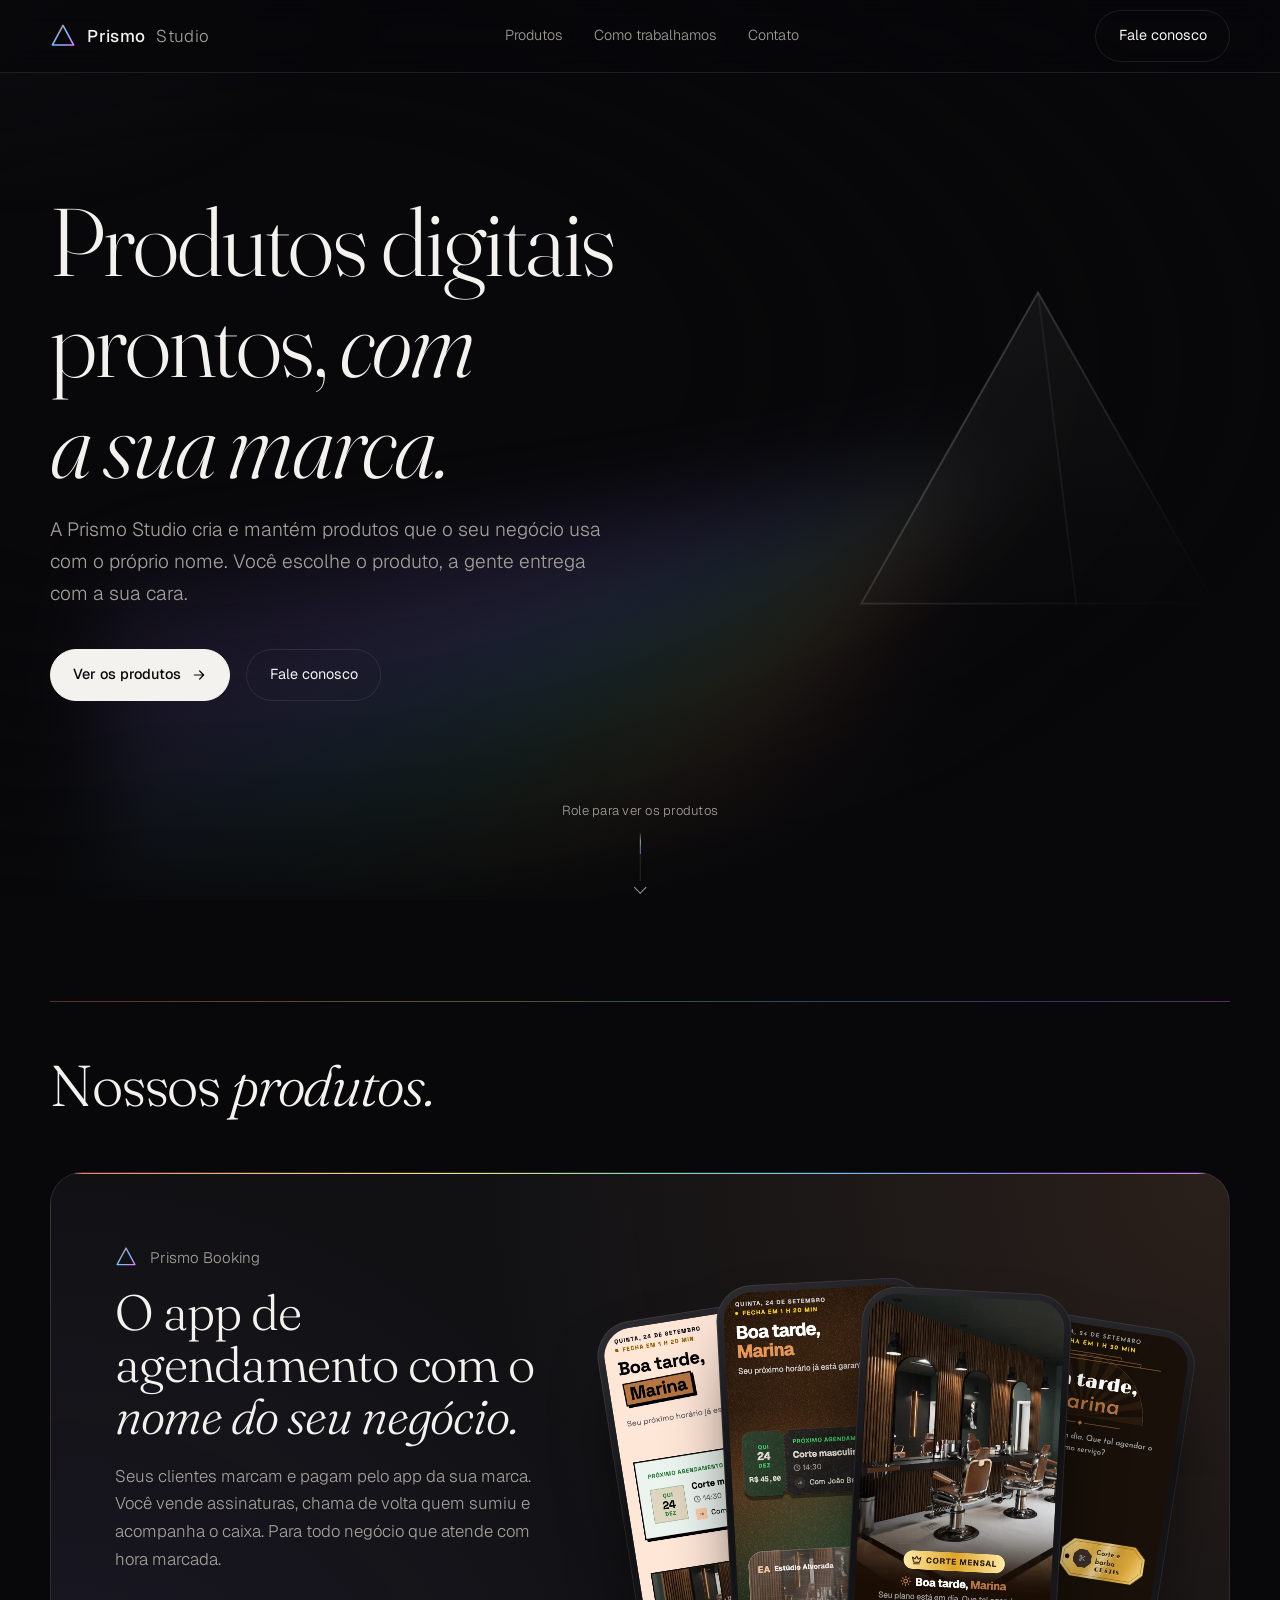
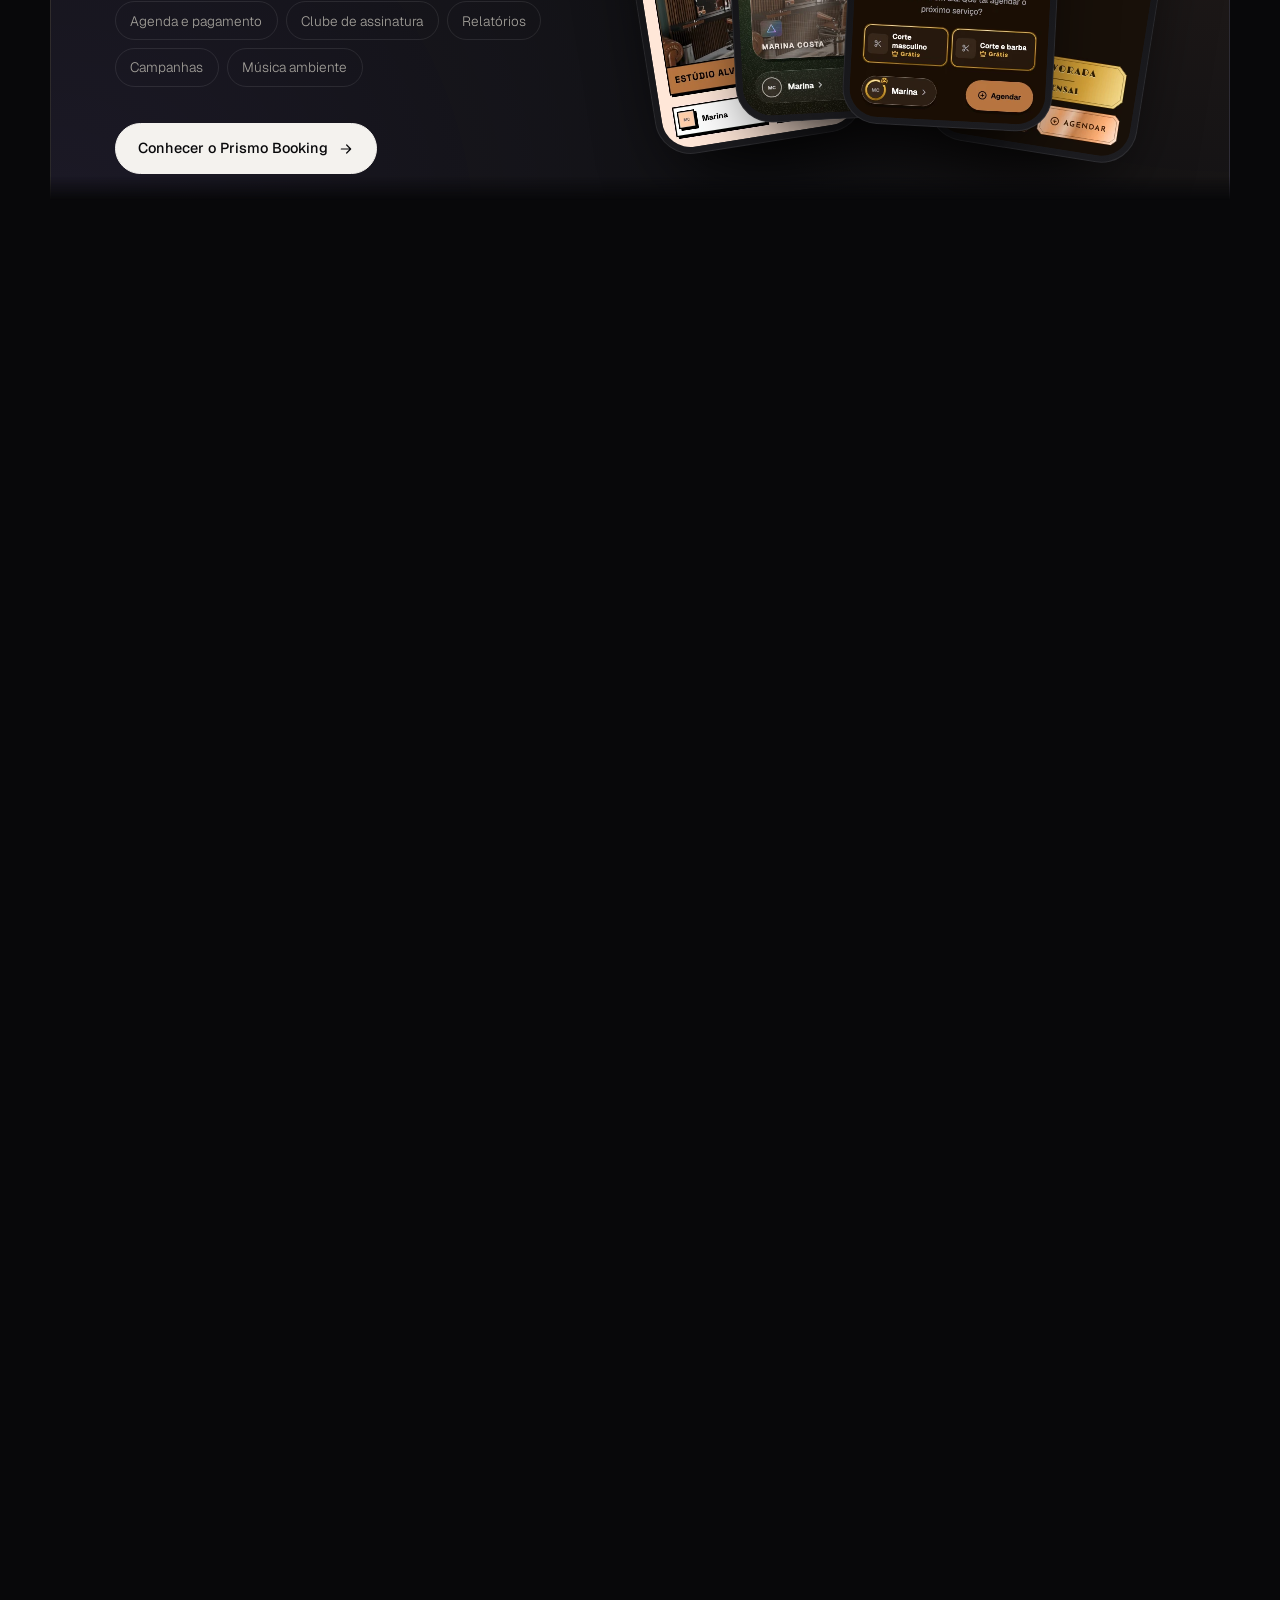
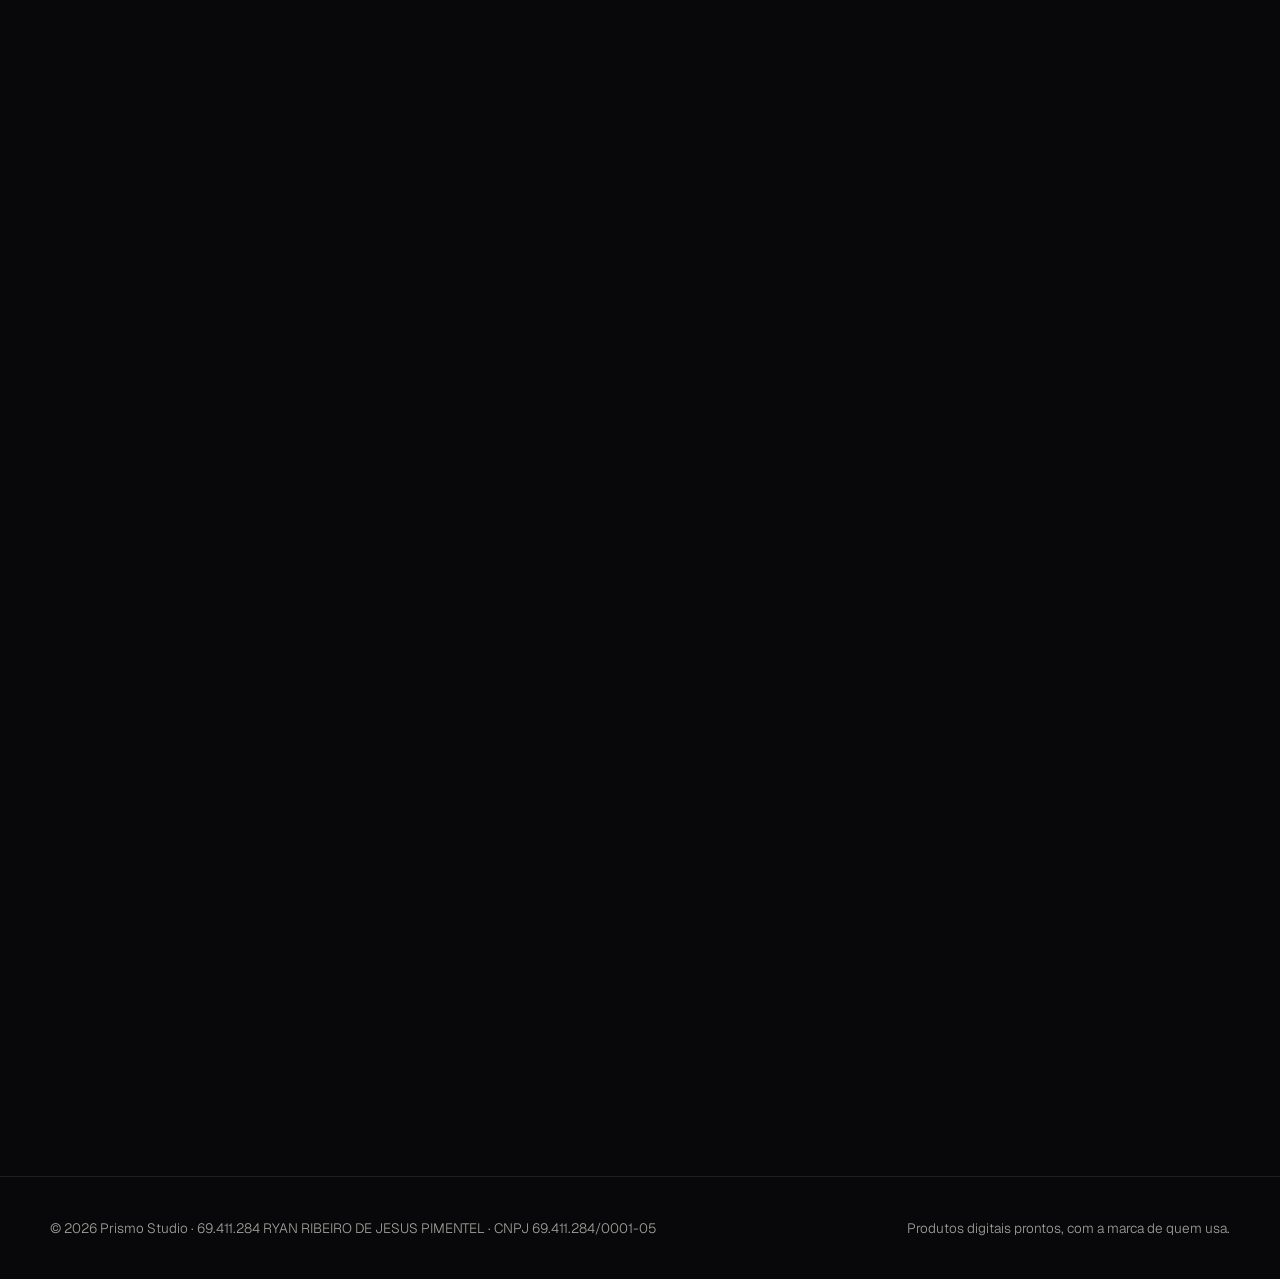
<file: index.html>
<!doctype html>
<html lang="pt-BR">
<head>
<meta charset="utf-8">
<meta name="viewport" content="width=device-width, initial-scale=1">
<title>Prismo Studio — produtos digitais prontos, com a marca do seu negócio</title>
<meta name="description" content="A Prismo Studio cria e mantém produtos digitais que o seu negócio usa com o próprio nome.">
<link rel="canonical" href="https://prismo.studio/">
<meta property="og:type" content="website">
<meta property="og:site_name" content="Prismo Studio">
<meta property="og:locale" content="pt_BR">
<meta property="og:url" content="https://prismo.studio/">
<meta property="og:title" content="Prismo Studio — produtos digitais prontos, com a marca do seu negócio">
<meta property="og:description" content="A Prismo Studio cria e mantém produtos digitais que o seu negócio usa com o próprio nome.">
<meta property="og:image" content="https://prismo.studio/og/index.jpg">
<meta property="og:image:type" content="image/jpeg">
<meta property="og:image:width" content="1200">
<meta property="og:image:height" content="630">
<meta property="og:image:alt" content="Prismo Studio: produtos digitais prontos, com a sua marca.">
<meta name="twitter:card" content="summary_large_image">
<meta name="twitter:image" content="https://prismo.studio/og/index.jpg">
<meta name="theme-color" content="#08080a">
<link rel="icon" href="favicon.ico" sizes="32x32">
<link rel="icon" href="brand/favicon.svg" type="image/svg+xml">
<link rel="apple-touch-icon" href="apple-touch-icon.png">
<link rel="preconnect" href="https://fonts.googleapis.com">
<link rel="preconnect" href="https://fonts.gstatic.com" crossorigin>
<link href="https://fonts.googleapis.com/css2?family=Fraunces:ital,opsz,wght@0,9..144,300..600;1,9..144,300..600&family=Geist:wght@300..600&display=swap" rel="stylesheet">
<style>
  :root {
    --bg: #08080a;
    --surface: #111114;
    --line: rgba(255, 255, 255, .09);
    --text: #f4f2ee;
    --muted: #a3a09a;
    --spectrum: linear-gradient(100deg, #ff6b6b, #ffb86b, #f5e27a, #7ee0a8, #6bc4ff, #9a7bff, #e07bff);
    --serif: "Fraunces", Georgia, serif;
    --sans: "Geist", system-ui, sans-serif;
    --wrap: min(1180px, 100% - 3rem);
    --sec: clamp(4rem, 8vw, 6.5rem);
  }
  * { box-sizing: border-box; margin: 0; }
  html { scroll-behavior: smooth; scrollbar-color: #2a2a2e var(--bg); }
  ::selection { background: #9a7bff; color: #08080a; }
  section[id] { scroll-margin-top: 4.5rem; }
  body { background: var(--bg); color: var(--text); font: 300 1.0625rem/1.65 var(--sans); -webkit-font-smoothing: antialiased; overflow-x: hidden; }
  a { color: inherit; text-decoration: none; }
  :focus-visible { outline: 2px solid #6bc4ff; outline-offset: 4px; border-radius: 4px; }
  img { display: block; max-width: 100%; height: auto; }
  .wrap { width: var(--wrap); margin-inline: auto; }
  h1, h2, h3 { font-family: var(--serif); font-weight: 300; letter-spacing: -.02em; line-height: 1.05; text-wrap: balance; }
  h2 { font-size: clamp(2.2rem, 4.6vw, 3.6rem); }
  h1 em, h2 em, h3 em { font-style: italic; }
  p { text-wrap: pretty; }
  .lede { color: var(--muted); font-size: 1.15rem; max-width: 34rem; margin-top: 1.3rem; }

  header { position: fixed; inset: 0 0 auto; z-index: 10; backdrop-filter: blur(14px) saturate(140%); background: rgba(8, 8, 10, .72); border-bottom: 1px solid var(--line); }
  nav { display: flex; align-items: center; justify-content: space-between; height: 4.5rem; }
  .logo { display: flex; align-items: center; gap: .7rem; font-weight: 500; letter-spacing: .02em; }
  .logo svg { width: 26px; height: 26px; }
  .logo span { color: var(--muted); font-weight: 300; }
  nav ul { display: flex; gap: 2rem; list-style: none; padding: 0; font-size: .9rem; color: var(--muted); }
  nav ul a:hover { color: var(--text); }
  .btn { display: inline-flex; align-items: center; gap: .6rem; padding: .8rem 1.4rem; border-radius: 999px; font-size: .9rem; font-weight: 400; border: 1px solid var(--line); transition: background .3s, border-color .3s, transform .3s cubic-bezier(.2, .8, .2, 1); }
  .btn:hover { border-color: rgba(255, 255, 255, .3); transform: translateY(-1px); }
  .btn-solid { background: var(--text); color: var(--bg); border-color: var(--text); font-weight: 500; }
  .btn-solid:hover { background: #fff; }
  .btn svg { width: 16px; height: 16px; }

  /* Hero */
  .hero { position: relative; min-height: 100svh; display: grid; align-items: center; padding: 6.5rem 0 7rem; isolation: isolate; overflow: hidden; }
  .beam { position: absolute; z-index: -1; top: 50%; left: 50%; width: 140vmax; height: 140vmax; translate: -30% -50%; background: conic-gradient(from 200deg at 50% 50%, transparent 0deg, #ff6b6b22 12deg, #ffb86b33 20deg, #f5e27a33 28deg, #7ee0a833 36deg, #6bc4ff33 44deg, #9a7bff33 52deg, transparent 64deg); filter: blur(40px); animation: drift 18s ease-in-out infinite alternate; }
  .hero::after { content: ""; position: absolute; inset: 0; z-index: -1; background: radial-gradient(ellipse at 20% 40%, transparent 30%, var(--bg) 75%); }
  @keyframes drift { to { rotate: 12deg; } }
  .hero h1 { font-size: clamp(3rem, 7.5vw, 6.4rem); max-width: 13ch; }
  .hero .lede { font-size: 1.2rem; max-width: 36rem; }
  .actions { display: flex; flex-wrap: wrap; gap: 1rem; margin-top: 2.5rem; }
  .prism { position: absolute; right: max(1.5rem, calc((100vw - 1180px) / 2)); top: 50%; translate: 0 -50%; width: clamp(220px, 30vw, 420px); z-index: -1; opacity: .9; }

  section { padding: var(--sec) 0; }
  .divider { height: 1px; background: var(--spectrum); opacity: .3; }

  /* Vitrine de produtos */
  .showcase { position: relative; display: grid; grid-template-columns: .9fr 1.1fr; gap: clamp(2rem, 5vw, 4rem); align-items: center; margin-top: 3.5rem; padding: clamp(2rem, 5vw, 4rem); border-radius: 32px; border: 1px solid var(--line); overflow: hidden; background: radial-gradient(circle at 100% 0%, #b8743f26, transparent 55%), radial-gradient(circle at 0% 100%, #9a7bff14, transparent 50%), var(--surface); transition: border-color .4s; }
  .showcase::before { content: ""; position: absolute; inset: 0 0 auto; height: 1px; background: var(--spectrum); }
  .showcase:hover { border-color: rgba(255, 255, 255, .2); }
  .product-name { display: flex; align-items: center; gap: .8rem; font-size: .95rem; color: var(--muted); }
  .product-name svg { width: 22px; height: 22px; }
  .showcase h3 { font-size: clamp(2rem, 4vw, 3.1rem); margin-top: 1rem; }
  .showcase .lede { font-size: 1.05rem; }
  .tags { display: flex; flex-wrap: wrap; gap: .5rem; margin-top: 1.75rem; list-style: none; padding: 0; }
  .tags li { padding: .45rem .9rem; border: 1px solid var(--line); border-radius: 999px; font-size: .85rem; color: var(--muted); }
  .showcase .btn { margin-top: 2.25rem; }
  .fan { position: relative; height: 34rem; }
  .fan .phone { position: absolute; top: 50%; left: 50%; width: 210px; padding: 7px; border-radius: 36px; background: linear-gradient(160deg, #2c2c31, #111114 40%, #1d1d21); box-shadow: 0 40px 80px -30px #000, inset 0 0 0 1px #ffffff14; transition: transform .6s cubic-bezier(.2, .8, .2, 1); }
  .fan .phone img { width: 100%; aspect-ratio: 390 / 844; border-radius: 29px; object-fit: cover; object-position: top; }
  .fan .phone:nth-child(1) { transform: translate(-128%, -46%) rotate(-9deg); }
  .fan .phone:nth-child(2) { transform: translate(-80%, -52%) rotate(-3deg); z-index: 1; }
  .fan .phone:nth-child(3) { transform: translate(-20%, -50%) rotate(3deg); z-index: 2; }
  .fan .phone:nth-child(4) { transform: translate(30%, -44%) rotate(9deg); }
  .showcase:hover .fan .phone:nth-child(1) { transform: translate(-138%, -46%) rotate(-11deg); }
  .showcase:hover .fan .phone:nth-child(4) { transform: translate(40%, -44%) rotate(11deg); }
  .next { margin-top: 1.25rem; padding: 1.6rem 2rem; border-radius: 24px; border: 1px dashed var(--line); display: flex; justify-content: space-between; align-items: center; gap: 1rem; color: var(--muted); font-size: .95rem; }
  .next b { color: var(--text); font-weight: 400; font-family: var(--serif); font-size: 1.3rem; }

  /* Como trabalhamos */
  .ways { display: grid; grid-template-columns: repeat(3, 1fr); gap: 2.5rem; margin-top: 3.5rem; }
  .ways div { border-top: 1px solid var(--line); padding-top: 1.4rem; }
  .ways h3 { font-size: 1.6rem; margin-bottom: .5rem; }
  .ways p { color: var(--muted); font-size: .98rem; }

  .cta { text-align: center; }
  .cta h2 { font-size: clamp(2.4rem, 6vw, 4.8rem); max-width: 16ch; margin: 0 auto; }
  .cta .lede { margin: 1.4rem auto 2.5rem; }

  footer { border-top: 1px solid var(--line); padding: 2.5rem 0; color: var(--muted); font-size: .85rem; }
  footer .wrap { display: flex; justify-content: space-between; gap: 1rem; flex-wrap: wrap; }

  @media (max-width: 960px) {
    nav ul { display: none; }
    .showcase { grid-template-columns: minmax(0, 1fr); }
    .fan { height: 28rem; }
    .fan .phone { width: 170px; }
    .ways { grid-template-columns: 1fr; gap: 1.75rem; }
    .prism { opacity: .35; right: -60px; }
  }
  @media (max-width: 520px) {
    header .btn { display: none; }
    .fan { height: 22rem; }
    .fan .phone { width: 128px; padding: 5px; border-radius: 24px; }
    .fan .phone img { border-radius: 19px; }
    .next { flex-direction: column; align-items: flex-start; }
  }
  @media (prefers-reduced-motion: reduce) {
    *, *::before, *::after { animation: none !important; transition: none !important; }
    html { scroll-behavior: auto; }
  }
</style>
<link rel="stylesheet" href="story.css">
<script src="story.js" defer></script>
</head>
<body>

<svg width="0" height="0" style="position:absolute" aria-hidden="true">
  <symbol id="i-arrow" viewBox="0 0 24 24"><path d="M5 12h14M13 6l6 6-6 6" fill="none" stroke="currentColor" stroke-width="1.8" stroke-linecap="round" stroke-linejoin="round"/></symbol>
  <linearGradient id="lg" x1="0" y1="0" x2="1" y2="1"><stop offset="0" stop-color="#ff6b6b"/><stop offset=".5" stop-color="#6bc4ff"/><stop offset="1" stop-color="#e07bff"/></linearGradient>
  <symbol id="i-mark" viewBox="0 0 32 32"><path d="M16 3 29 27H3Z" fill="none" stroke="url(#lg)" stroke-width="2" stroke-linejoin="round"/></symbol>
</svg>

<header>
  <nav class="wrap" aria-label="Principal">
    <a href="#" class="logo" aria-label="Prismo Studio — início"><svg aria-hidden="true"><use href="#i-mark"/></svg>Prismo <span>Studio</span></a>
    <ul>
      <li><a href="#produtos">Produtos</a></li>
      <li><a href="#como">Como trabalhamos</a></li>
      <li><a href="#contato">Contato</a></li>
    </ul>
    <a href="#contato" class="btn">Fale conosco</a>
  </nav>
</header>

<main>
  <section class="hero">
    <div class="beam" aria-hidden="true"></div>
    <svg class="prism" viewBox="0 0 200 180" aria-hidden="true">
      <defs>
        <linearGradient id="pf" x1="0" y1="0" x2="0" y2="1"><stop offset="0" stop-color="#fff" stop-opacity=".12"/><stop offset="1" stop-color="#fff" stop-opacity=".02"/></linearGradient>
        <linearGradient id="ps" x1="0" y1="0" x2="1" y2="1"><stop offset="0" stop-color="#fff" stop-opacity=".5"/><stop offset="1" stop-color="#fff" stop-opacity=".08"/></linearGradient>
      </defs>
      <path d="M100 8 192 170H8Z" fill="url(#pf)" stroke="url(#ps)" stroke-width="1"/>
      <path d="M100 8 120 170" stroke="#fff" stroke-opacity=".15"/>
    </svg>
    <div class="wrap">
      <h1>Produtos digitais prontos, <em>com a sua marca.</em></h1>
      <p class="lede">A Prismo Studio cria e mantém produtos que o seu negócio usa com o próprio nome. Você escolhe o produto, a gente entrega com a sua cara.</p>
      <div class="actions">
        <a href="#produtos" class="btn btn-solid">Ver os produtos <svg aria-hidden="true"><use href="#i-arrow"/></svg></a>
        <a href="#contato" class="btn">Fale conosco</a>
      </div>
    </div>
    <a class="cue" href="#produtos"><span>Role para ver os produtos</span><i aria-hidden="true"></i></a>
  </section>

  <div class="wrap divider" aria-hidden="true"></div>

  <section id="produtos">
    <div class="wrap">
      <h2>Nossos <em>produtos.</em></h2>

      <a class="showcase" href="booking.html" aria-label="Prismo Booking: ver o produto">
        <div>
          <p class="product-name"><svg aria-hidden="true"><use href="#i-mark"/></svg>Prismo Booking</p>
          <h3>O app de agendamento com o <em>nome do seu negócio.</em></h3>
          <p class="lede">Seus clientes marcam e pagam pelo app da sua marca. Você vende assinaturas, chama de volta quem sumiu e acompanha o caixa. Para todo negócio que atende com hora marcada.</p>
          <ul class="tags">
            <li>Agenda e pagamento</li><li>Clube de assinatura</li><li>Relatórios</li><li>Campanhas</li><li>Música ambiente</li>
          </ul>
          <span class="btn btn-solid">Conhecer o Prismo Booking <svg aria-hidden="true"><use href="#i-arrow"/></svg></span>
        </div>
        <div class="fan" aria-hidden="true">
          <div class="phone"><img src="telas/estilo-brutal.webp" width="390" height="844" alt=""></div>
          <div class="phone"><img src="telas/estilo-cartao.webp" width="390" height="844" alt=""></div>
          <div class="phone"><img src="telas/estilo-capa.webp" width="390" height="844" alt=""></div>
          <div class="phone"><img src="telas/estilo-deco.webp" width="390" height="844" alt=""></div>
        </div>
      </a>

      <div class="next"><b>Novos produtos a caminho.</b><span>Quer ser avisado quando lançarmos? <a href="#contato" style="color:var(--text);text-decoration:underline;text-underline-offset:3px">Fale com a gente.</a></span></div>
    </div>
  </section>

  <div class="wrap divider" aria-hidden="true"></div>

  <section id="como">
    <div class="wrap">
      <h2>Como a Prismo <em>trabalha.</em></h2>
      <div class="ways">
        <div><h3>Pronto para usar</h3><p>Você não contrata um projeto. O produto já existe e começa a funcionar assim que recebe a sua marca.</p></div>
        <div><h3>Com o seu nome</h3><p>Logo, cores e fotos são seus. Seus clientes veem o seu negócio, e a Prismo fica nos bastidores.</p></div>
        <div><h3>Sempre evoluindo</h3><p>Cada melhoria chega para todos os clientes, sem você pedir nem pagar por atualização.</p></div>
      </div>
    </div>
  </section>

  <div class="wrap divider" aria-hidden="true"></div>

  <section id="contato" class="cta">
    <div class="wrap">
      <h2>Vamos colocar a sua marca <em>num produto?</em></h2>
      <p class="lede">Conte o que o seu negócio precisa e mostramos o produto funcionando.</p>
      <a href="mailto:contato@prismo.studio" class="btn btn-solid">contato@prismo.studio <svg aria-hidden="true"><use href="#i-arrow"/></svg></a>
    </div>
  </section>
</main>

<footer>
  <div class="wrap">
    <span>© <span id="year">2026</span> Prismo Studio · 69.411.284 RYAN RIBEIRO DE JESUS PIMENTEL · CNPJ 69.411.284/0001-05</span>
    <span>Produtos digitais prontos, com a marca de quem usa.</span>
  </div>
</footer>

<script>document.getElementById('year').textContent = new Date().getFullYear();</script>
</body>
</html>
</file>
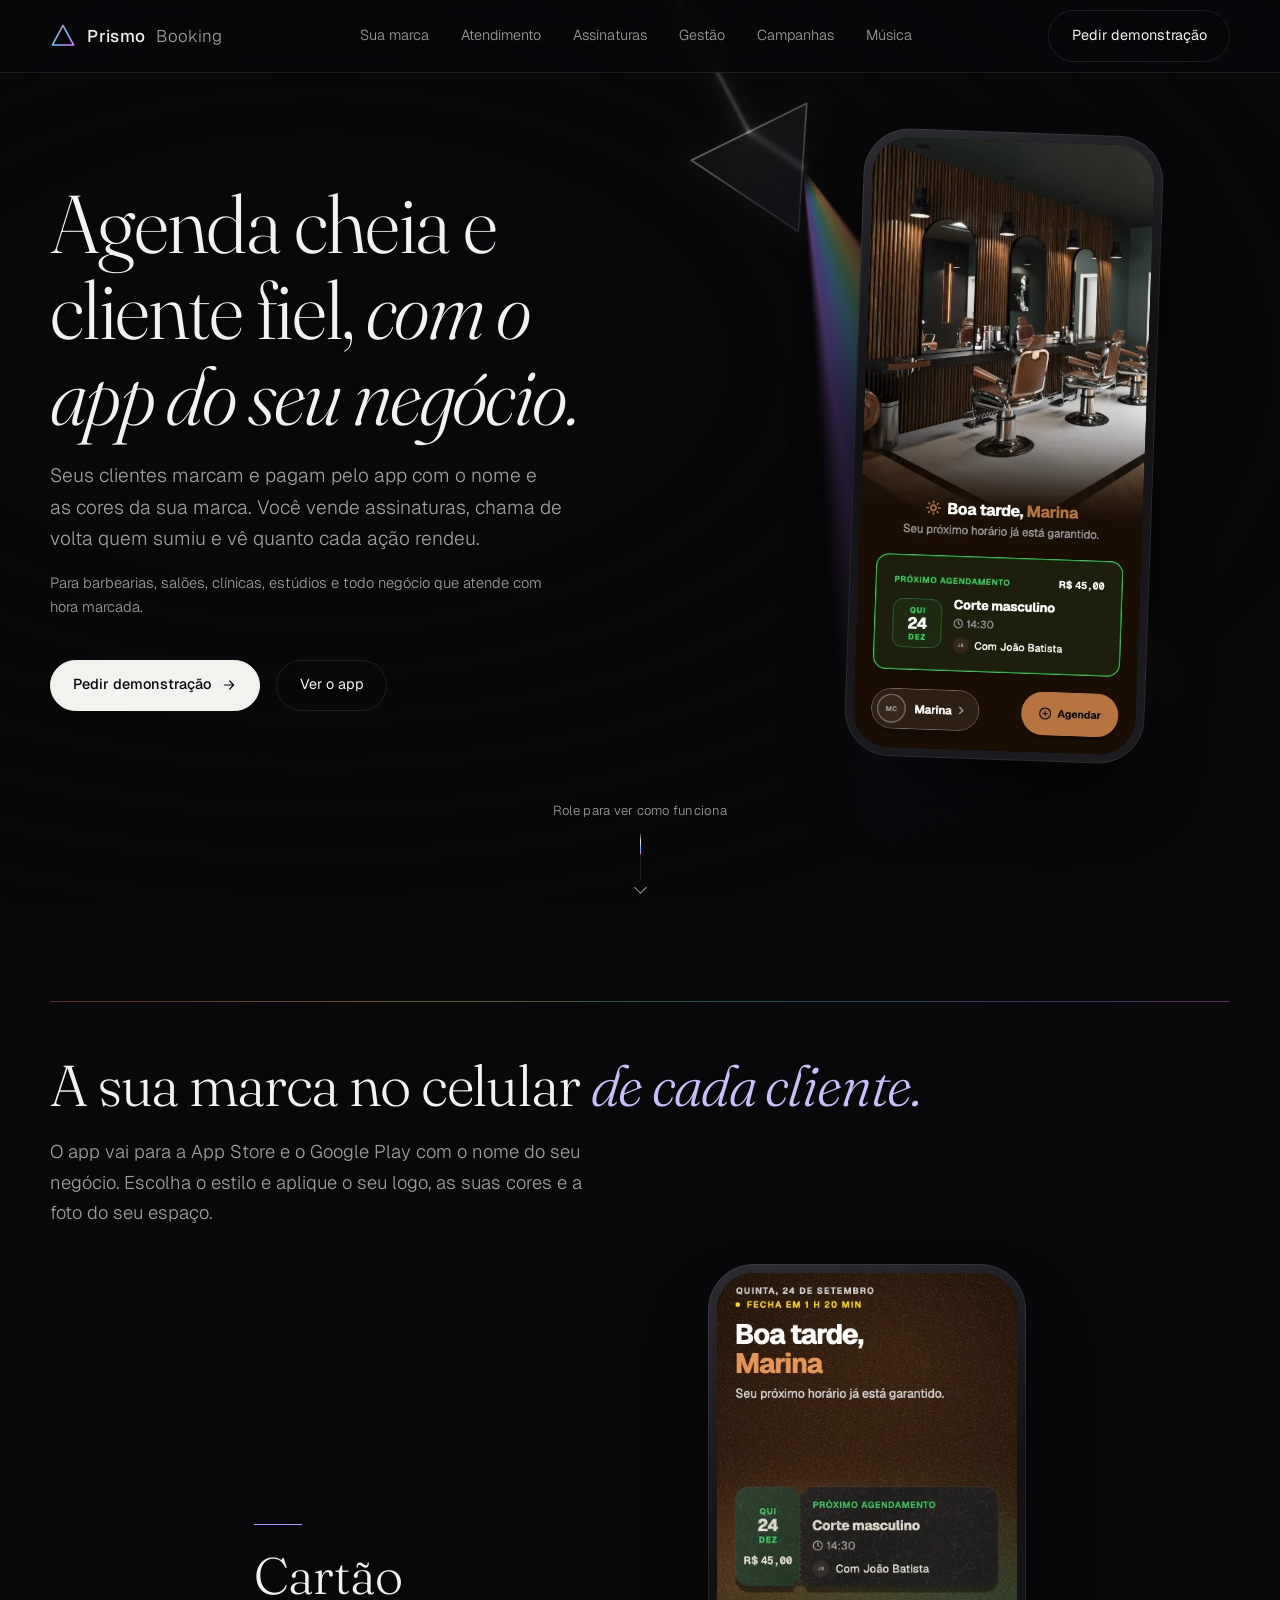
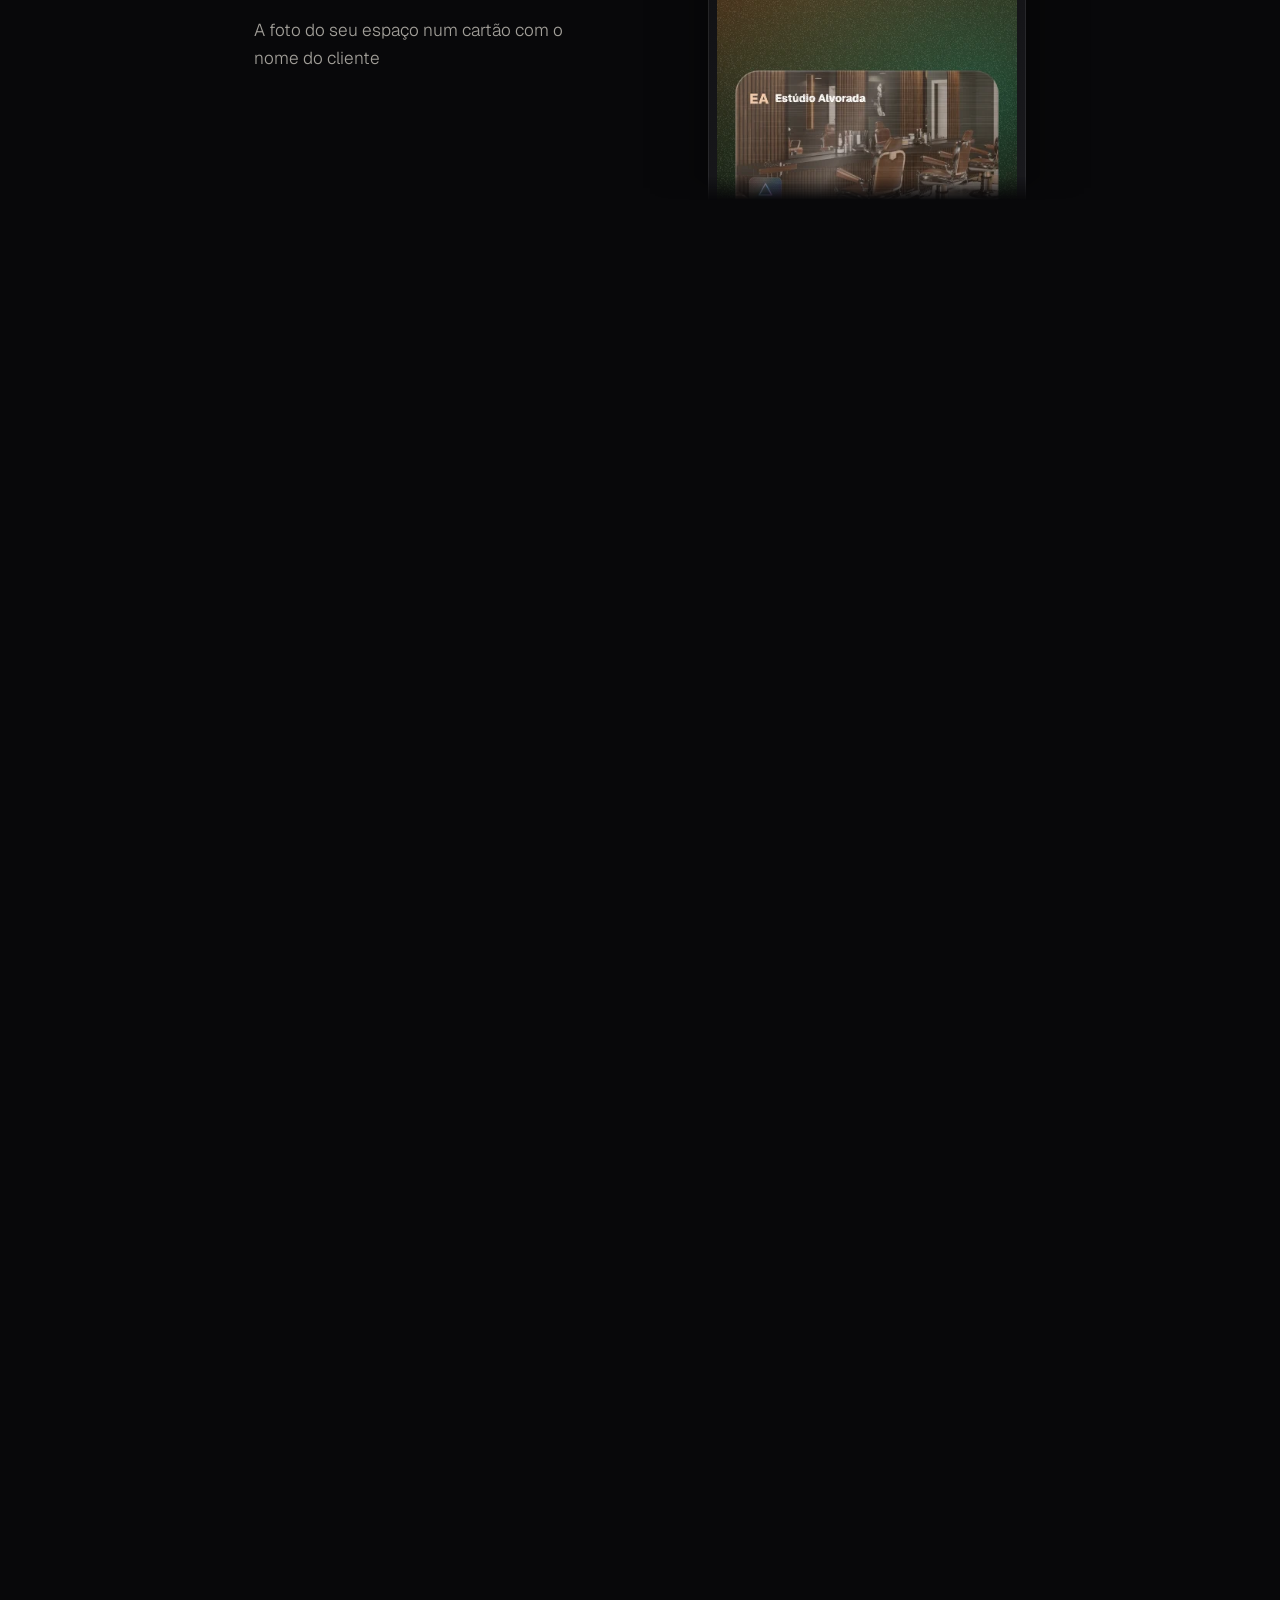
<file: booking.html>
<!doctype html>
<html lang="pt-BR">
<head>
<meta charset="utf-8">
<meta name="viewport" content="width=device-width, initial-scale=1">
<title>Prismo Booking — o app de agendamento com o nome do seu negócio</title>
<meta name="description" content="Prismo Booking: o app de agendamento com o nome, o logo e as cores do seu negócio. Clube de assinatura, campanhas que trazem o cliente de volta e os números do caixa, num app só.">
<link rel="canonical" href="https://prismo.studio/booking.html">
<meta property="og:type" content="website">
<meta property="og:site_name" content="Prismo Studio">
<meta property="og:locale" content="pt_BR">
<meta property="og:url" content="https://prismo.studio/booking.html">
<meta property="og:title" content="Prismo Booking — o app de agendamento com o nome do seu negócio">
<meta property="og:description" content="Prismo Booking: o app de agendamento com o nome, o logo e as cores do seu negócio. Clube de assinatura, campanhas que trazem o cliente de volta e os números do caixa, num app só.">
<meta property="og:image" content="https://prismo.studio/og/booking.jpg">
<meta property="og:image:type" content="image/jpeg">
<meta property="og:image:width" content="1200">
<meta property="og:image:height" content="630">
<meta property="og:image:alt" content="Prismo Booking: agenda cheia e cliente fiel, com o app do seu negócio. Ao lado, a tela inicial do app de uma barbearia.">
<meta name="twitter:card" content="summary_large_image">
<meta name="twitter:image" content="https://prismo.studio/og/booking.jpg">
<meta name="theme-color" content="#08080a">
<link rel="icon" href="favicon.ico" sizes="32x32">
<link rel="icon" href="brand/favicon.svg" type="image/svg+xml">
<link rel="apple-touch-icon" href="apple-touch-icon.png">
<link rel="preconnect" href="https://fonts.googleapis.com">
<link rel="preconnect" href="https://fonts.gstatic.com" crossorigin>
<link href="https://fonts.googleapis.com/css2?family=Fraunces:ital,opsz,wght@0,9..144,300..600;1,9..144,300..600&family=Geist:wght@300..600&family=Geist+Mono:wght@400..600&display=swap" rel="stylesheet">
<style>
  :root {
    --bg: #08080a;
    --surface: #111114;
    --line: rgba(255, 255, 255, .09);
    --text: #f4f2ee;
    --muted: #a3a09a;
    --spectrum: linear-gradient(100deg, #ff6b6b, #ffb86b, #f5e27a, #7ee0a8, #6bc4ff, #9a7bff, #e07bff);
    --serif: "Fraunces", Georgia, serif;
    --sans: "Geist", system-ui, sans-serif;
    --wrap: min(1180px, 100% - 3rem);
    --sec: clamp(4rem, 8vw, 6.5rem);
    --ease: cubic-bezier(.16, 1, .3, 1);
  }
  * { box-sizing: border-box; margin: 0; }
  html { scroll-behavior: smooth; scrollbar-color: #2a2a2e var(--bg); }
  ::selection { background: #9a7bff; color: #08080a; }
  section[id] { scroll-margin-top: 4.5rem; }
  body {
    background: var(--bg); color: var(--text);
    font: 300 1.0625rem/1.65 var(--sans);
    -webkit-font-smoothing: antialiased; overflow-x: hidden;
  }
  a { color: inherit; text-decoration: none; }
  :focus-visible { outline: 2px solid #6bc4ff; outline-offset: 4px; border-radius: 4px; }
  img { display: block; max-width: 100%; height: auto; }
  .wrap { width: var(--wrap); margin-inline: auto; }
  h1, h2, h3 { font-family: var(--serif); font-weight: 300; letter-spacing: -.02em; line-height: 1.05; text-wrap: balance; }
  h2 { font-size: clamp(2.2rem, 4.6vw, 3.6rem); }
  h1 em, h2 em { font-style: italic; }
  p { text-wrap: pretty; }
  b { font-weight: 500; color: var(--text); }
  .for { margin-top: 1rem; font-size: .92rem; color: var(--muted); max-width: 32rem; }
  .lede { color: var(--muted); font-size: 1.15rem; max-width: 34rem; margin-top: 1.3rem; }


  /* Nav */
  header {
    position: fixed; inset: 0 0 auto; z-index: 10;
    backdrop-filter: blur(14px) saturate(140%); background: rgba(8, 8, 10, .72);
    border-bottom: 1px solid var(--line);
  }
  nav { display: flex; align-items: center; justify-content: space-between; height: 4.5rem; }
  .logo { display: flex; align-items: center; gap: .7rem; font-weight: 500; letter-spacing: .02em; }
  .logo svg { width: 26px; height: 26px; }
  .logo span { color: var(--muted); font-weight: 300; }
  nav ul { display: flex; gap: 2rem; list-style: none; padding: 0; font-size: .9rem; color: var(--muted); }
  nav ul a:hover { color: var(--text); }
  .btn {
    display: inline-flex; align-items: center; gap: .6rem; padding: .8rem 1.4rem; border-radius: 999px;
    font-size: .9rem; font-weight: 400; border: 1px solid var(--line);
    transition: background .3s, border-color .3s, transform .3s cubic-bezier(.2, .8, .2, 1);
  }
  .btn:hover { border-color: rgba(255, 255, 255, .3); transform: translateY(-1px); }
  .btn-solid { background: var(--text); color: var(--bg); border-color: var(--text); font-weight: 500; }
  .btn-solid:hover { background: #fff; }
  .btn svg { width: 16px; height: 16px; }

  /* Telefone com a tela real do app */
  .phone {
    width: 280px; flex: none; padding: 9px; border-radius: 46px;
    background: linear-gradient(160deg, #2c2c31, #111114 40%, #1d1d21);
    box-shadow: 0 40px 80px -30px #000, inset 0 0 0 1px #ffffff14;
  }
  .phone img { width: 100%; aspect-ratio: 390 / 844; border-radius: 37px; object-fit: cover; object-position: top; background: #000; }

  /* Hero */
  .hero { position: relative; min-height: 100svh; display: grid; align-items: center; padding: 6.5rem 0 7rem; isolation: isolate; overflow: hidden; }
  .beam {
    position: absolute; z-index: -1; top: 40%; left: 50%; width: 140vmax; height: 140vmax; translate: -30% -50%;
    background: conic-gradient(from 200deg at 50% 50%, transparent 0deg, #ff6b6b1c 12deg, #ffb86b2a 20deg, #f5e27a2a 28deg, #7ee0a82a 36deg, #6bc4ff2a 44deg, #9a7bff2a 52deg, transparent 64deg);
    filter: blur(40px); animation: drift 18s ease-in-out infinite alternate;
  }
  .hero::after { content: ""; position: absolute; inset: 0; z-index: -1; background: radial-gradient(ellipse at 25% 40%, transparent 30%, var(--bg) 78%); }
  @keyframes drift { to { rotate: 12deg; } }
  .hero-grid { display: grid; grid-template-columns: 1.2fr .8fr; gap: 3rem; align-items: center; }
  .hero h1 { font-size: clamp(2.8rem, 6.4vw, 5.6rem); max-width: 13ch; }
  .hero .lede { font-size: 1.2rem; max-width: 32rem; }
  .actions { display: flex; flex-wrap: wrap; gap: 1rem; margin-top: 2.5rem; }
  .hero .phone { justify-self: center; rotate: 2deg; width: min(300px, calc((100svh - 14rem) * .46)); }

  /* Ritmo: seções do mesmo capítulo ficam coladas (só o respiro de --sec);
     a linha de espectro separa capítulos, com respiro dobrado. */
  section { padding: var(--sec) 0; }
  section + section { padding-top: 0; }
  section + section[id] { scroll-margin-top: calc(4.5rem + var(--sec) * .6); }
  .divider { height: 1px; background: var(--spectrum); opacity: .3; }
  .split { display: grid; grid-template-columns: 1fr auto; gap: clamp(2rem, 6vw, 6rem); align-items: center; }
  .split.flip { grid-template-columns: auto 1fr; }
  .split.flip > .phones, .split.flip > .phone { order: -1; }
  .phones { display: flex; gap: 1.25rem; align-items: flex-start; }
  .phones .phone:nth-child(2) { margin-top: 3rem; }
  .points { list-style: none; padding: 0; margin-top: 2rem; display: grid; gap: .9rem; max-width: 32rem; }
  .points li { padding-left: 1.6rem; position: relative; color: var(--muted); }
  .points li::before { content: ""; position: absolute; left: 0; top: .8em; width: .7rem; height: 1px; background: var(--muted); }

  /* Estilos */
  .styles { display: grid; grid-template-columns: repeat(4, 1fr); gap: 1.25rem; margin-top: 4rem; }
  .styles figure { display: grid; gap: 1.1rem; justify-items: center; text-align: center; }
  .styles .phone { width: 100%; max-width: 270px; }
  .styles figure:nth-child(even) { margin-top: 3rem; }
  .styles figcaption { font-size: .92rem; color: var(--muted); }
  .styles figcaption b { display: block; font-family: var(--serif); font-weight: 400; font-size: 1.3rem; }
  /* Editor ao vivo: para cada combinação de estilo, foto e cores, a tela inicial
     real do app (telas/marca/). Tocar num controle troca a tela na hora; trocar de
     estilo passa a mesma cortina de espectro da seção de estilos. */
  @property --pick { syntax: "<color>"; inherits: true; initial-value: #c8a45c; }
  @property --pick2 { syntax: "<color>"; inherits: true; initial-value: #e89383; }
  .editor {
    --pick: #c8a45c; --pick2: #e89383; --ir: 37px;
    display: grid; grid-template-columns: auto minmax(0, 30rem); grid-template-rows: 1fr auto auto 1fr;
    justify-content: center; column-gap: clamp(2rem, 6vw, 5.5rem);
    margin-top: 4.5rem; padding: clamp(2rem, 5vw, 3.5rem); border-radius: 28px; border: 1px solid var(--line);
    background: radial-gradient(circle at 0% 0%, #9a7bff17, transparent 55%), var(--surface);
    position: relative; overflow: hidden;
    transition: --pick .7s var(--ease), --pick2 .7s var(--ease);
  }
  .editor::before { content: ""; position: absolute; inset: 0 0 auto; height: 1px; background: var(--spectrum); }
  /* A luz atrás do celular acompanha as duas cores, como a névoa do app. */
  .editor::after {
    content: ""; position: absolute; z-index: 0; inset: 0; pointer-events: none;
    background:
      radial-gradient(30% 42% at 20% 34%, color-mix(in srgb, var(--pick) 26%, transparent), transparent 72%),
      radial-gradient(30% 42% at 26% 80%, color-mix(in srgb, var(--pick2) 20%, transparent), transparent 72%);
  }
  .editor > * { position: relative; z-index: 1; }
  .editor h3 { font-size: clamp(1.8rem, 3vw, 2.4rem); }
  .editor h3 em { color: color-mix(in oklab, var(--pick) 62%, var(--text)); }
  .editor .phone { grid-column: 1; grid-row: 1 / -1; align-self: center; width: min(290px, calc((100svh - 17rem) * .46)); }
  .ed-head { grid-column: 2; grid-row: 2; }
  .ed-ctl { grid-column: 2; grid-row: 3; display: grid; gap: 1.3rem; margin-top: 2.1rem; }

  .preview .screen { position: relative; aspect-ratio: 390 / 844; border-radius: var(--ir); overflow: hidden; background: #000; isolation: isolate; }
  .preview .screen img { position: absolute; inset: 0; width: 100%; height: 100%; border-radius: 0; }
  .preview .band {
    position: absolute; inset: 0; z-index: 9; pointer-events: none; opacity: 0; mix-blend-mode: screen;
    background: linear-gradient(90deg, transparent 84%, #ff6b6b90 87%, #f5e27a90 90%, #7ee0a890 93%, #6bc4ff90 96%, #e07bffa0 99.4%, transparent);
  }

  .ctl { display: grid; gap: .6rem; }
  .ctl-head { display: flex; flex-wrap: wrap; align-items: baseline; gap: .2rem .7rem; font-size: .85rem; color: var(--text); }
  .ctl-note { font-size: .8rem; color: var(--muted); }
  .ctl-note:empty { display: none; }
  .ctl.off .seg, .ctl.off .photos, .ctl.off .sws { opacity: .42; }
  .ctl.off:hover .photos, .ctl.off:hover .sws { opacity: .7; }
  .ctl button {
    position: relative; font: inherit; color: inherit; cursor: pointer;
    -webkit-tap-highlight-color: transparent;
  }
  /* O toque: um anel que abre e some, no botão tocado (pela pessoa ou pela demonstração). */
  .ctl button.press::after {
    content: ""; position: absolute; inset: -5px; border-radius: inherit; pointer-events: none;
    border: 1.5px solid var(--text); animation: press .6s cubic-bezier(.2, .7, .3, 1) both;
  }
  @keyframes press { from { opacity: .8; scale: .82; } to { opacity: 0; scale: 1.18; } }

  .seg { display: grid; grid-template-columns: repeat(4, 1fr); gap: 2px; padding: 4px; border-radius: 999px; border: 1px solid var(--line); background: #ffffff05; transition: opacity .3s; }
  .seg button { border: 0; border-radius: 999px; padding: .55rem .35rem; background: transparent; color: var(--muted); font-size: .88rem; white-space: nowrap; transition: color .25s, background-color .3s var(--ease); }
  .seg button:hover { color: var(--text); }
  .seg button[aria-pressed="true"] { background: var(--text); color: var(--bg); font-weight: 400; }

  .photos { display: flex; gap: .7rem; transition: opacity .3s; }
  .photos button { width: 3.5rem; aspect-ratio: 4 / 5; padding: 0; border: 0; border-radius: 12px; background: #000; box-shadow: 0 0 0 1px var(--line); transition: box-shadow .25s, scale .25s var(--ease); }
  .photos img { width: 100%; height: 100%; object-fit: cover; border-radius: inherit; }
  .photos button:hover { scale: 1.05; }
  .photos button[aria-pressed="true"] { box-shadow: 0 0 0 2px var(--surface), 0 0 0 3.5px var(--text); }

  .sws { display: flex; flex-wrap: wrap; gap: .6rem; transition: opacity .3s; }
  .sw {
    width: 2.6rem; height: 2.6rem; border-radius: 50%; padding: 4px;
    border: 2px solid transparent; background: var(--c); background-clip: content-box;
    transition: border-color .25s, scale .25s var(--ease), background-color .5s var(--ease);
  }
  .sw:hover { scale: 1.08; }
  .sw:active, .photos button:active { scale: .92; }
  .sw[aria-pressed="true"] { border-color: var(--text); }
  .sr { position: absolute; width: 1px; height: 1px; overflow: hidden; clip-path: inset(50%); white-space: nowrap; }

  /* Fluxo */
  .flow { display: grid; grid-template-columns: repeat(4, 1fr); gap: 1.25rem; margin-top: 4rem; }
  .flow figure { display: grid; gap: 1.5rem; align-content: start; }
  .flow .phone { width: 100%; max-width: 270px; }
  .flow h3 { font-size: 1.45rem; margin-bottom: .4rem; }
  .flow figcaption p { color: var(--muted); font-size: .95rem; max-width: 26ch; }

  .tags { display: flex; flex-wrap: wrap; gap: .5rem; margin-top: 1.75rem; list-style: none; padding: 0; }
  .tags li { padding: .45rem .9rem; border: 1px solid var(--line); border-radius: 999px; font-size: .88rem; color: var(--muted); }

  .more { display: grid; grid-template-columns: repeat(4, 1fr); gap: 2rem 2.5rem; margin-top: 3.5rem; }
  .more div { border-top: 1px solid var(--line); padding-top: 1.4rem; }
  .more h3 { font-size: 1.35rem; margin-bottom: .5rem; }
  .more p { color: var(--muted); font-size: .95rem; }
  .more.three { grid-template-columns: repeat(3, 1fr); }

  .flow.three { grid-template-columns: repeat(3, 1fr); gap: 2rem; margin-top: 5rem; }
  .flow.three .phone { max-width: 300px; }
  .flow.three figcaption p { max-width: 34ch; }
  .points.wide { grid-template-columns: 1fr 1fr; gap: 1.1rem 3rem; max-width: none; margin-top: 4rem; }

  /* Telefone deitado (música) */
  .phone.land { width: 100%; max-width: 760px; border-radius: 40px; }
  .phone.land img { aspect-ratio: 844 / 390; border-radius: 32px; }
  .land-hero { margin-top: 3.5rem; display: flex; justify-content: center; }
  .music { display: grid; grid-template-columns: repeat(3, 1fr); gap: 2.5rem; margin-top: 4rem; }
  .music div { border-top: 1px solid var(--line); padding-top: 1.4rem; }
  .music h3 { font-size: 1.45rem; margin-bottom: .6rem; }
  .music p { color: var(--muted); font-size: .97rem; }
  .lands { display: grid; grid-template-columns: 1fr 1fr; gap: 1.5rem; margin-top: 4rem; }


  .faq { margin-top: 3rem; max-width: 50rem; }
  .faq details { border-top: 1px solid var(--line); }
  .faq details:last-child { border-bottom: 1px solid var(--line); }
  .faq summary { cursor: pointer; list-style: none; padding: 1.25rem 0; font-size: 1.08rem; display: flex; justify-content: space-between; gap: 1rem; }
  .faq summary::-webkit-details-marker { display: none; }
  .faq summary::after { content: ""; width: 10px; height: 10px; border-right: 1px solid var(--muted); border-bottom: 1px solid var(--muted); rotate: 45deg; margin-top: .35rem; flex: none; transition: rotate .3s; }
  .faq details[open] summary::after { rotate: 225deg; }
  .faq details p { color: var(--muted); padding: 0 0 1.4rem; max-width: 42rem; }

  .cta { text-align: center; }
  .cta h2 { font-size: clamp(2.4rem, 6vw, 4.8rem); max-width: 16ch; margin: 0 auto; }
  .cta .lede { margin: 1.4rem auto 2.5rem; }
  .cta .mail { margin-top: 1.1rem; font-size: .9rem; color: var(--muted); }
  .cta .mail a { color: var(--text); text-decoration: underline; text-underline-offset: 3px; text-decoration-color: #ffffff55; }
  .cta .mail a:hover { text-decoration-color: currentColor; }

  footer { border-top: 1px solid var(--line); padding: 2.5rem 0; color: var(--muted); font-size: .85rem; }
  footer .wrap { display: flex; justify-content: space-between; gap: 1rem; flex-wrap: wrap; }

  @media (max-width: 1080px) {
    .flow, .styles { grid-template-columns: repeat(2, 1fr); gap: 3rem 1.5rem; }
    .flow .phone, .styles .phone { justify-self: center; }
    .flow figure { justify-items: center; text-align: center; }
    .styles figure:nth-child(even) { margin-top: 0; }
    .more { grid-template-columns: 1fr 1fr; }
    .flow.three, .music { grid-template-columns: 1fr; }
    .flow.three figure { grid-template-columns: auto 1fr; align-items: center; text-align: left; justify-items: start; gap: 2rem; }
    .flow.three .phone { width: 220px; }
  }
  @media (max-width: 900px) {
    nav ul { display: none; }
    .hero-grid, .split, .split.flip, .price-box { grid-template-columns: minmax(0, 1fr); }
    /* Celular: o texto ocupa a primeira tela inteira, com o aviso de rolar no pé; o celular vem logo abaixo. */
    .hero { display: block; padding: 0 0 4rem; }
    .hero-grid { gap: 0; }
    .hero-grid > div:first-child { min-height: 100svh; display: flex; flex-direction: column; justify-content: center; padding: 5.5rem 0 6.5rem; }
    .hero .phone { width: min(280px, 76vw); margin-top: 3rem; }
    .split.flip > .phones, .split.flip > .phone { order: 0; }
    .split > .phone, .split > .phones { justify-self: center; }
    .editor .phone { width: min(250px, calc((100svh - 17rem) * .46)); }
  }
  @media (max-width: 600px) {
    .phones { justify-content: center; }
    .phones .phone { width: 46%; min-width: 0; flex: 0 1 auto; padding: 6px; border-radius: 30px; }
    .phones .phone img { border-radius: 25px; }
    .phones .phone:nth-child(2) { margin-top: 2rem; }
    .styles, .flow { grid-template-columns: 1fr 1fr; gap: 2.5rem 1rem; }
    .styles .phone, .flow .phone { padding: 6px; border-radius: 30px; }
    .styles .phone img, .flow .phone img { border-radius: 25px; }
    .flow figcaption p { font-size: .88rem; }
    .flow h3 { font-size: 1.2rem; }
    .more, .more.three, .reports, .points.wide, .lands { grid-template-columns: 1fr; }
    .flow.three { grid-template-columns: 1fr; }
    .flow.three figure { grid-template-columns: 1fr; justify-items: center; text-align: center; }
    .flow.three .phone { width: 70%; }
    .phone.land { padding: 6px; border-radius: 26px; }
    .phone.land img { border-radius: 21px; }
    header .btn { display: none; }
    /* Editor no celular: o texto em cima e, embaixo, o celular ao lado dos controles,
       para a tela mudar à vista de quem toca. */
    .editor { --ir: 21px; grid-template-columns: minmax(0, 1.2fr) minmax(0, 1fr); grid-template-rows: auto auto; column-gap: .85rem; padding: 1.6rem 1rem 1.25rem; border-radius: 22px; }
    .ed-head { grid-column: 1 / -1; grid-row: 1; margin-bottom: 1.5rem; }
    .editor .phone { grid-row: 2; align-self: start; width: 100%; padding: 6px; border-radius: 27px; }
    .ed-ctl { grid-row: 2; grid-column: 2; align-content: start; gap: .95rem; margin-top: 0; }
    .ctl { gap: .4rem; }
    .ctl-head { font-size: .78rem; }
    .ctl-note { flex-basis: 100%; font-size: .76rem; line-height: 1.35; }
    .seg { grid-template-columns: 1fr 1fr; border-radius: 14px; padding: 3px; }
    .seg button { border-radius: 10px; padding: .42rem .15rem; font-size: .76rem; }
    .photos { gap: .35rem; }
    .photos button { flex: 1 1 0; width: auto; min-width: 0; border-radius: 8px; }
    .sws { gap: .3rem; }
    .sw { width: 2.3rem; height: 2.3rem; padding: 3px; }
  }
  @media (prefers-reduced-motion: reduce) {
    *, *::before, *::after { animation: none !important; transition: none !important; }
    html { scroll-behavior: auto; }
    /* O fluxo do atendimento ainda acontece passo a passo, só que sem movimento: as cores trocam. */
    .steps4 .chip.on, .steps4 .pair .yes, .steps4 .ring, .steps4 .paid b, .steps4 .paid small {
      transition: background-color .2s, border-color .2s, color .2s, opacity .2s !important;
    }
  }
</style>
<style>
  /* Representações visuais (sem telas do app) */
  .num { font-family: "Geist Mono", ui-monospace, monospace; font-variant-numeric: tabular-nums; font-weight: 500; }
  .mut { color: var(--muted); }
  .viz {
    position: relative; border: 1px solid var(--line); border-radius: 24px; padding: 1.75rem;
    background: radial-gradient(circle at 100% 0%, #9a7bff14, transparent 55%), var(--surface);
  }
  .viz::before { content: ""; position: absolute; inset: 0 24px auto; height: 1px; background: var(--spectrum); opacity: .55; }
  .viz-head { display: flex; justify-content: space-between; align-items: baseline; font-size: .92rem; font-weight: 400; }
  .viz-foot { margin-top: 1.4rem; padding-top: 1.1rem; border-top: 1px solid var(--line); font-size: .95rem; color: var(--muted); }
  .split-foot { display: flex; justify-content: space-between; align-items: baseline; }
  .split-foot .num { color: var(--text); font-size: 1.25rem; }
  .split2 { display: grid; grid-template-columns: 1fr minmax(0, 30rem); gap: clamp(2rem, 7vw, 7rem); align-items: center; }
  .split2.flip { grid-template-columns: minmax(0, 30rem) 1fr; }
  .split2.flip > .viz { order: -1; }

  /* Fluxo em 4 passos */
  .steps4 { display: grid; grid-template-columns: repeat(4, 1fr); gap: 1.25rem; margin-top: 3.5rem; }
  .steps4 figure { display: grid; gap: 1.25rem; align-content: start; }
  .steps4 h3 { font-size: 1.4rem; margin-bottom: .3rem; }
  .steps4 figcaption p { color: var(--muted); font-size: .95rem; }
  .tile { height: 15rem; display: grid; place-items: center; padding: 1.25rem; }
  .slots { display: grid; grid-template-columns: repeat(3, 1fr); gap: .5rem; width: 100%; }
  .chip { padding: .55rem 0; text-align: center; border: 1px solid #ffffff22; border-radius: 10px; font: 500 .85rem "Geist Mono", monospace; }
  .chip.gone { color: #5c5c62; border-color: #ffffff0d; text-decoration: line-through; }
  .chip.on { background: var(--text); color: var(--bg); border-color: var(--text); }
  .qr { width: 9.5rem; padding: .7rem; background: #fff; border-radius: 16px; }
  .qr svg { display: block; width: 100%; }
  .ask { width: 100%; display: grid; gap: .15rem; }
  .ask small { color: var(--muted); font-size: .8rem; }
  .ask b { font: 500 1.5rem var(--sans); }
  .ask .num { color: var(--muted); }
  .pair { display: grid; grid-template-columns: 1fr 1fr; gap: .5rem; margin-top: 1rem; font-size: .85rem; text-align: center; }
  .pair span { padding: .6rem; border: 1px solid #ffffff22; border-radius: 999px; }
  .pair .yes { background: var(--text); color: var(--bg); border-color: var(--text); font-weight: 500; }
  .paid { display: grid; justify-items: center; gap: .35rem; }
  .ring { width: 4.2rem; height: 4.2rem; border-radius: 50%; display: grid; place-items: center; border: 1px solid #30d15866; background: #30d15814; margin-bottom: .5rem; }
  .ring svg { width: 1.8rem; fill: none; stroke: #30d158; stroke-width: 2.2; stroke-linecap: round; stroke-linejoin: round; }
  .paid b { font-size: 1.35rem; }
  .paid small { color: var(--muted); font-size: .82rem; }

  /* Plano */
  .compare { display: grid; grid-template-columns: 1fr 1fr; gap: 1.25rem; align-items: end; }
  .col { display: grid; gap: .3rem; }
  .col b { font-size: 1.4rem; margin-top: .7rem; }
  .col small { color: var(--muted); font-size: .82rem; }
  .stack { display: grid; gap: 4px; align-content: end; height: 13rem; }
  .stack span { padding: .55rem .7rem; border-radius: 8px; background: #ffffff10; border: 1px solid #ffffff14; font-size: .8rem; color: #d6d4cf; }
  .stack .gold { height: 6.6rem; display: grid; align-items: end; background: linear-gradient(160deg, #f2cf74, #c9902a); color: #2b1d00; font-weight: 600; border: 0; }
  .stack .save { border: 1px dashed #e8b23a99; background: transparent; color: #e8b23a; text-align: center; font-family: "Geist Mono", monospace; height: 5.8rem; display: grid; place-items: center; }

  /* Agenda do barbeiro */
  .agenda { list-style: none; padding: 0; margin-top: 1rem; display: grid; }
  .agenda li { display: grid; grid-template-columns: 3.4rem 1fr auto; gap: .75rem; align-items: center; padding: .85rem 0; border-bottom: 1px solid var(--line); font-size: .93rem; }
  .agenda li:last-child { border: 0; }
  .agenda em { font-style: normal; font-size: .8rem; color: var(--muted); }
  .agenda .done { color: #30d158; }
  .agenda .now { margin: 0 -.75rem; padding-inline: .75rem; border-radius: 12px; background: #ffd60a12; border: 1px solid #ffd60a33; }
  .live { display: inline-flex; align-items: center; gap: .4rem; color: #ffd60a !important; }
  .live i { width: 7px; height: 7px; border-radius: 50%; background: #ffd60a; animation: pulse 1.8s infinite; }
  @keyframes pulse { 50% { opacity: .3; } }

  /* Receita */
  .up { color: #30d158; font: 500 .9rem "Geist Mono", monospace; }
  .big { display: block; font-size: 2.1rem; margin-top: .4rem; letter-spacing: -.02em; }
  .bars { display: flex; align-items: flex-end; gap: 4px; height: 9rem; margin-top: 1.4rem; }
  .bars span { position: relative; flex: 1; height: var(--h); border-radius: 3px 3px 0 0; background: linear-gradient(#e8b23a, #b07a00); }
  .bars span::after { content: ""; position: absolute; left: 0; right: 0; bottom: 0; height: var(--p); border-top: 2px solid #ffffff55; }
  .legend { display: flex; gap: 1.25rem; margin-top: .9rem; font-size: .78rem; color: var(--muted); }
  .legend i { display: inline-block; width: 10px; height: 10px; border-radius: 2px; margin-right: .4rem; vertical-align: -1px; }
  .k-now { background: #e8b23a; } .k-prev { border-top: 2px solid #ffffff77; height: 0 !important; vertical-align: 3px !important; }

  /* Campanhas */
  /* Linha de três: o subgrid alinha as legendas mesmo quando um cartão cresce. */
  .camp { display: grid; grid-template-columns: repeat(3, 1fr); grid-template-rows: auto auto; gap: 0 1.25rem; margin-top: 3.5rem; }
  .camp figure { display: grid; grid-row: span 2; grid-template-rows: subgrid; gap: 1.25rem; }
  .camp .viz { min-height: 16rem; display: grid; align-content: center; }
  .camp h3 { font-size: 1.4rem; margin-bottom: .3rem; }
  .camp figcaption p { color: var(--muted); font-size: .95rem; }
  .recipes { list-style: none; padding: 0; display: flex; flex-wrap: wrap; gap: .5rem; }
  .recipes li { padding: .5rem .9rem; border-radius: 999px; border: 1px solid #ffffff22; font-size: .85rem; color: #d6d4cf; }
  .recipes .on { background: var(--text); color: var(--bg); border-color: var(--text); font-weight: 500; }

  /* Campanha: quem recebe → a mensagem → o que voltou em reais. */
  .send { display: grid; gap: 1.35rem; }
  .send .viz-head { margin-bottom: .8rem; }
  .note {
    display: grid; grid-template-columns: 2.4rem 1fr; gap: .8rem; align-items: start;
    padding: .9rem 1rem; border-radius: 18px; background: #ffffff0c; border: 1px solid #ffffff14;
    box-shadow: 0 18px 36px -22px #000;
  }
  .note-ic { width: 2.4rem; height: 2.4rem; border-radius: 10px; display: grid; place-items: center; background: linear-gradient(160deg, #e2c27c, #b48a3a); color: #2b1d00; font: 600 .78rem var(--sans); letter-spacing: .02em; }
  .note small { display: block; color: var(--muted); font-size: .75rem; }
  .note b { display: block; font-weight: 500; font-size: .95rem; margin-top: .1rem; }
  .note span:last-child { display: block; color: #d6d4cf; font-size: .85rem; line-height: 1.45; }
  .reach { padding-top: 1.2rem; border-top: 1px solid var(--line); }
  .reach-row { display: grid; grid-template-columns: repeat(3, 1fr); gap: .5rem; }
  .reach-row span { display: grid; gap: .1rem; padding: .6rem .75rem; border-radius: 10px; background: #ffffff0a; font-size: .78rem; color: var(--muted); }
  .reach-row b { font-size: 1.1rem; color: var(--text); }
  .reach-row span:last-child { background: color-mix(in srgb, var(--hue) 16%, transparent); }
  .gain { margin-top: 1rem; display: flex; align-items: baseline; gap: .5rem; flex-wrap: wrap; color: var(--muted); font-size: .9rem; }
  .gain b { font-size: 2rem; letter-spacing: -.02em; color: #30d158; }

  /* Clube: a receita que entra todo mês. */
  .mrr { display: grid; grid-template-columns: repeat(6, 1fr); gap: .5rem; align-items: end; height: 8.5rem; margin-top: 1.4rem; }
  .mrr span { height: var(--h); border-radius: 4px 4px 0 0; background: linear-gradient(#e8b23a, #b07a00); opacity: .55; }
  .mrr span:last-child { opacity: 1; }
  .mrr-x { display: grid; grid-template-columns: repeat(6, 1fr); gap: .5rem; margin-top: .5rem; font-size: .75rem; color: var(--muted); text-align: center; }

  /* Música */
  @keyframes eq { 0%, 100% { transform: scaleY(.3); } 50% { transform: scaleY(1); } }
  .trio { display: grid; grid-template-columns: repeat(3, 1fr); gap: 2.5rem; margin-top: 4rem; }
  .trio div { border-top: 1px solid var(--line); padding-top: 1.3rem; }
  .trio h3 { font-size: 1.4rem; margin-bottom: .4rem; }
  .trio p { color: var(--muted); font-size: .95rem; }

  /* Planos: detalhes */
  .plans-mini { display: grid; grid-template-columns: 1fr 1fr; gap: .6rem; align-items: end; }
  .plans-mini div { display: grid; gap: .2rem; padding: .9rem; border-radius: 14px; border: 1px solid #ffffff1c; background: #ffffff08; }
  .plans-mini b { font-weight: 500; font-size: .92rem; }
  .plans-mini .num { font-size: 1.15rem; }
  .plans-mini small { color: var(--muted); font-size: .75rem; }
  .plans-mini .best { border-color: #e8b23a; background: #e8b23a12; }
  .plans-mini em { justify-self: start; font-style: normal; font-size: .68rem; font-weight: 600; padding: .15rem .5rem; border-radius: 999px; background: #e8b23a; color: #2b1d00; margin-bottom: .3rem; }
  .renew ul { list-style: none; padding: 0; margin-top: .8rem; }
  .renew li { display: grid; grid-template-columns: 1fr auto; gap: .1rem .8rem; padding: .7rem 0; border-top: 1px solid var(--line); font-size: .9rem; }
  .renew small { grid-column: 1; color: var(--muted); font-size: .78rem; }
  .renew em { grid-row: 1 / 3; grid-column: 2; align-self: center; font-style: normal; font-size: .75rem; padding: .35rem .7rem; border-radius: 999px; background: #25d36622; color: #7ee0a8; }

  /* Relatórios: detalhes */
  .paysplit { display: flex; gap: 3px; margin-top: 1.2rem; font-size: .72rem; }
  .paysplit i { flex: var(--w) 1 0; min-width: max-content; font-style: normal; padding: .45rem .5rem; border-radius: 6px; background: #ffffff10; color: #d6d4cf; white-space: nowrap; }
  .paysplit i:first-child { background: #e8b23a33; color: #f2cf74; }
  .heat { display: grid; grid-template-columns: repeat(11, 1fr); gap: 3px; }
  .heat span { aspect-ratio: 1; border-radius: 3px; }
  .ret b { font-size: 2.4rem; letter-spacing: -.02em; display: block; }
  .ret small { color: var(--muted); font-size: .85rem; }
  .retbar { height: .8rem; border-radius: 999px; background: #ffffff10; margin-top: 1.1rem; overflow: hidden; }
  .retbar i { display: block; width: var(--w); height: 100%; background: linear-gradient(90deg, #7ee0a8, #30d158); }
  .pros { list-style: none; padding: 0; display: grid; gap: .9rem; }
  .pros li { display: grid; grid-template-columns: 3.6rem 1fr auto auto; gap: .6rem; align-items: center; font-size: .85rem; }
  .pros i { height: .55rem; border-radius: 999px; background: linear-gradient(90deg, #e8b23a var(--w), #ffffff0d var(--w)); }
  .pros em { font-style: normal; color: #ffd60a; font-size: .78rem; }
  .more-reports { margin-top: 2.5rem; }
  .aviso { display: flex; gap: .6rem; align-items: flex-start; margin-top: 2.5rem; max-width: 46rem; font-size: .85rem; color: var(--muted); }
  .aviso svg { width: 1.05rem; flex: none; margin-top: .15rem; fill: none; stroke: var(--muted); stroke-width: 1.8; stroke-linecap: round; }

  /* O balcão e a equipe: cada recurso com um pedaço da tela do app desenhado. */
  .feats { display: grid; grid-template-columns: repeat(4, minmax(0, 1fr)); gap: 1rem; margin-top: 3rem; }
  .feat {
    position: relative; isolation: isolate; overflow: hidden; margin: 0;
    display: grid; grid-template-rows: 1fr auto; gap: 1.4rem;
    padding: 1.35rem 1.35rem 1.5rem; border-radius: 24px; border: 1px solid var(--line);
    background:
      radial-gradient(90% 70% at 100% 0%, color-mix(in srgb, var(--hue) 10%, transparent), transparent 70%),
      linear-gradient(180deg, #ffffff05, transparent 45%), var(--surface);
  }
  .feat::before { content: ""; position: absolute; inset: 0 22px auto; height: 1px; background: linear-gradient(90deg, transparent, var(--hue) 30%, var(--hue) 70%, transparent); opacity: .5; }
  .feat.wide { grid-column: span 2; }
  .feat.tall { grid-column: span 2; grid-row: span 2; }
  .feat h3 { font-size: 1.3rem; margin-bottom: .35rem; }
  .feat figcaption p { color: var(--muted); font-size: .92rem; max-width: 36ch; }
  .mini { align-self: center; font-size: .82rem; color: #d6d4cf; list-style: none; padding: 0; margin: 0; }
  .mini b { font-weight: 500; color: var(--text); }
  .mini small { display: block; color: var(--muted); font-size: .72rem; }
  .mini ul { list-style: none; padding: 0; margin: 0; }
  /* Um pedaço de tela: painel escuro que flutua sobre o cartão. */
  .att, .day, .toast, .book, .clients, .owe, .hire, .comm, .views, .log, .days {
    padding: .9rem 1rem; border-radius: 16px; background: #0b0b0e; border: 1px solid #ffffff12;
    box-shadow: 0 14px 30px -18px #000, inset 0 1px 0 #ffffff08;
  }

  .cal { align-self: stretch; display: grid; grid-template-rows: auto 1fr; padding: .9rem 1rem 1rem; border-radius: 18px; background: #0b0b0e; border: 1px solid #ffffff12; box-shadow: 0 18px 40px -22px #000, inset 0 1px 0 #ffffff08; }
  .cal-head, .cal-grid { display: grid; grid-template-columns: 2rem repeat(3, minmax(0, 1fr)); gap: 0 .4rem; }
  .cal-head { padding-bottom: .6rem; border-bottom: 1px solid var(--line); font-size: .78rem; }
  .cal-grid { position: relative; grid-template-rows: repeat(12, minmax(1.45rem, 1fr)); padding-top: .5rem; }
  .cal-hours { grid-column: 1; grid-row: 1 / -1; display: grid; grid-template-rows: subgrid; }
  .cal-hours span { grid-row: span 2; font: 400 .66rem "Geist Mono", monospace; color: #8a8780; }
  .cal-col { grid-row: 1 / -1; display: grid; grid-template-rows: subgrid; border-left: 1px dashed #ffffff0d; padding-left: .4rem; }
  .blk {
    grid-row: var(--r0) / span var(--rn); margin: 2px 0; padding: .3rem .45rem; border-radius: 7px;
    font: normal 500 .68rem/1.2 var(--sans); overflow: hidden; text-overflow: ellipsis; white-space: nowrap;
    background: #ffffff0d; color: #b9b6b0;
  }
  .blk.done { background: #30d15817; color: #a9c9b1; }
  .blk.now { background: color-mix(in srgb, var(--hue) 34%, transparent); color: var(--text); }
  .blk.next { background: #ffffff14; color: var(--text); }
  .blk.free { background: transparent; border: 1px dashed #ffffff2a; color: #8a8780; font-weight: 400; }
  .cal-now {
    position: absolute; left: 2rem; right: 0; top: calc(.5rem + (100% - .5rem) * var(--at) / 12); height: 0;
    border-top: 1px solid var(--hue); pointer-events: none;
  }
  .cal-now::before { content: ""; position: absolute; left: -4px; top: -4.5px; width: 8px; height: 8px; border-radius: 50%; background: var(--hue); box-shadow: 0 0 0 4px color-mix(in srgb, var(--hue) 22%, transparent); }

  .mini-head { display: flex; align-items: center; gap: .5rem; margin-bottom: .75rem; font-size: .78rem; color: var(--muted); }
  .mini-head i { width: 6px; height: 6px; border-radius: 50%; background: var(--hue); }
  .att-row, .day-row { display: grid; grid-template-columns: repeat(3, minmax(0, 1fr)); gap: .5rem; }
  .att-row span, .day-row span { display: grid; gap: .15rem; padding: .7rem .8rem; border-radius: 12px; background: #ffffff08; color: var(--muted); font-size: .74rem; }
  .att-row span:first-child { background: color-mix(in srgb, var(--hue) 14%, transparent); box-shadow: inset 0 0 0 1px color-mix(in srgb, var(--hue) 45%, transparent); }
  .att-row b, .day-row b { font-size: 1.35rem; letter-spacing: -.01em; }
  .day-row span { background: transparent; padding: 0; }
  .day-money { display: grid; grid-template-columns: 1fr 1fr; gap: .2rem 1rem; margin-top: .9rem; padding-top: .8rem; border-top: 1px solid var(--line); font-size: .74rem; color: var(--muted); }
  .day-money b { display: block; font-size: 1rem; margin-top: .1rem; }
  .day-money span:nth-child(2) { text-align: right; }
  .day-money i { grid-column: 1 / -1; height: 6px; margin-top: .5rem; border-radius: 999px; background: linear-gradient(90deg, #30d158 var(--w), #ffffff12 var(--w)); }

  .toast { display: grid; grid-template-columns: 2.2rem 1fr; gap: .75rem; align-items: center; }
  .tick { width: 2.2rem; height: 2.2rem; border-radius: 50%; display: grid; place-items: center; background: #30d1581f; box-shadow: inset 0 0 0 1px #30d15855; }
  .tick svg { width: 1.1rem; fill: none; stroke: #30d158; stroke-width: 2.4; stroke-linecap: round; stroke-linejoin: round; }
  .toast b { font-size: .88rem; }

  .book { display: grid; gap: .3rem; }
  .book-who { display: flex; align-items: center; gap: .45rem; color: var(--muted); font-size: .74rem; }
  .book-who svg { width: .95rem; fill: none; stroke: var(--tint); stroke-width: 1.8; stroke-linejoin: round; }
  .book b { font-size: .95rem; }
  .book em { justify-self: start; margin-top: .25rem; font-style: normal; font-size: .7rem; padding: .25rem .6rem; border-radius: 999px; background: #ffd60a14; color: #f3d870; }

  .sorts { display: flex; gap: .35rem; margin-bottom: .55rem; }
  .sorts span { padding: .2rem .55rem; border-radius: 999px; border: 1px solid #ffffff1c; font-size: .68rem; color: var(--muted); }
  .sorts .on { background: color-mix(in srgb, var(--hue) 18%, transparent); border-color: color-mix(in srgb, var(--hue) 55%, transparent); color: var(--tint); }
  .clients li, .owe li { display: flex; justify-content: space-between; align-items: baseline; gap: .6rem; padding: .55rem 0 .45rem; }
  .clients li, .owe li + li { border-top: 1px solid var(--line); }
  .clients li:first-child b { color: var(--tint); }
  .owe li:first-child { padding-top: 0; }
  .owe li b { color: #ffd60a; }
  .owe-btn { display: block; margin-top: .6rem; padding: .42rem; text-align: center; border-radius: 999px; border: 1px solid #ffffff24; font-size: .72rem; color: var(--text); }

  .hire { display: grid; grid-template-columns: 2.4rem 1fr; gap: .2rem .7rem; align-items: center; }
  .av { grid-row: span 2; width: 2.4rem; height: 2.4rem; border-radius: 50%; display: grid; place-items: center; font: 600 .74rem var(--sans); color: #2a1208; background: linear-gradient(160deg, #ffc2ad, var(--hue)); }
  .hire em { grid-column: 2; justify-self: start; font-style: normal; font-size: .68rem; padding: .2rem .55rem; border-radius: 999px; background: #30d1581a; color: #8fe3a5; }

  .comm { display: grid; gap: .7rem; }
  .comm div { display: grid; grid-template-columns: 3.2rem 1fr 2.4rem; gap: .5rem; align-items: center; }
  .comm span { font-size: .74rem; color: var(--muted); }
  .comm i { height: .5rem; border-radius: 999px; background: linear-gradient(90deg, #ffffff40 var(--w), #ffffff0d var(--w)); }
  .comm .hl i { background: linear-gradient(90deg, var(--hue) var(--w), #ffffff0d var(--w)); }
  .comm .hl b, .comm .hl span { color: var(--tint); }
  .comm b { text-align: right; }

  .strip { display: grid; grid-template-columns: repeat(14, minmax(0, 1fr)); gap: 4px; }
  .strip span { display: grid; justify-items: center; gap: .05rem; padding: .4rem 0 .45rem; border-radius: 8px; background: #ffffff08; font: 500 .8rem "Geist Mono", monospace; color: #d6d4cf; }
  .strip small { font: 400 .58rem var(--sans); }
  .strip .hol { background: color-mix(in srgb, var(--hue) 26%, transparent); color: var(--text); box-shadow: inset 0 0 0 1px var(--hue); }
  .strip .off { background: color-mix(in srgb, var(--hue) 9%, transparent); outline: 1px dashed color-mix(in srgb, var(--hue) 70%, transparent); outline-offset: -1px; }
  .strip .shut { background: transparent; color: #7d7a74; }
  .strip .shut small { color: #7d7a74; }
  .keys { display: flex; flex-wrap: wrap; gap: .4rem 1rem; margin-top: .7rem; font-size: .7rem; color: var(--muted); }
  .keys span::before { content: ""; display: inline-block; width: .6rem; height: .6rem; margin-right: .35rem; border-radius: 3px; vertical-align: -1px; }
  .k-hol::before { background: color-mix(in srgb, var(--hue) 40%, transparent); box-shadow: inset 0 0 0 1px var(--hue); }
  .k-off::before { outline: 1px dashed var(--hue); outline-offset: -1px; }
  .k-shut::before { box-shadow: inset 0 0 0 1px #ffffff2a; }

  .views { display: grid; grid-template-columns: repeat(3, minmax(0, 1fr)); gap: .5rem; }
  .views span { padding: .75rem .8rem; border-radius: 12px; border: 1px solid #ffffff14; }
  .views b { display: block; font-size: .85rem; }
  .views .on { background: color-mix(in srgb, var(--hue) 16%, transparent); border-color: color-mix(in srgb, var(--hue) 60%, transparent); }
  .views .on b { color: var(--tint); }

  .log li { display: grid; grid-template-columns: 2.8rem 3rem 1fr; gap: .6rem; align-items: baseline; padding: .65rem 0 .55rem; }
  .log li + li { border-top: 1px solid var(--line); }
  .log li:first-child { padding-top: 0; }
  .log li:last-child { padding-bottom: 0; }
  .log time { font-size: .72rem; color: var(--muted); }
  .log span { color: #b9b6b0; min-width: 0; }

  /* Música: o player do app ("Tocando agora"), desenhado num celular deitado.
     Tudo dentro mede em cqi (largura do aparelho), como uma tela de verdade
     encolhida; num aparelho estreito, o player fica em pé, como no app. */
  .music-split { grid-template-columns: minmax(0, 23rem) minmax(0, 1fr); gap: clamp(2rem, 5vw, 4.5rem); }
  .music-split h2 { font-size: clamp(2.2rem, 3.8vw, 3.1rem); }
  .mplayer {
    container: mp / inline-size; width: 100%; max-width: 860px; justify-self: center;
    padding: 9px; border-radius: 42px;
    background: linear-gradient(160deg, #2c2c31, #111114 40%, #1d1d21);
    box-shadow: 0 40px 80px -30px #000, inset 0 0 0 1px #ffffff14;
  }
  .mp-screen {
    position: relative; overflow: hidden; aspect-ratio: 844 / 390; border-radius: 4cqi;
    display: grid; grid-template-columns: 39.5cqi minmax(0, 1fr); column-gap: 3.2cqi; align-items: center;
    padding: 2.4cqi 7cqi 2.4cqi 8.2cqi; color: #f6f1ee; font-family: var(--sans); font-weight: 400;
    /* a tela é acesa pela capa que toca */
    background:
      radial-gradient(46cqi 26cqi at 27% 0%, #ff8a6b5e, transparent 80%),
      radial-gradient(46cqi 22cqi at 27% 100%, #ff6b4a4a, transparent 80%),
      radial-gradient(90cqi 60cqi at 30% 50%, #ff8a6b1f, transparent 75%),
      #0f0b0b;
  }
  .mp-screen button { font: inherit; color: inherit; -webkit-tap-highlight-color: transparent; }
  .mp-cover { aspect-ratio: 1; border-radius: 3.2cqi; overflow: hidden; box-shadow: 0 2.6cqi 0 -.6cqi #00000075, 0 3cqi 6cqi -2cqi #000; }
  .mp-cover svg { display: block; width: 100%; height: 100%; }
  .mp-side { display: grid; align-content: center; min-width: 0; }
  .mp-top { display: flex; align-items: center; justify-content: space-between; gap: 1.6cqi; margin-bottom: 2.4cqi; }
  .mp-ic { width: 4.8cqi; height: 4.8cqi; padding: 0; border: 0; border-radius: 50%; display: grid; place-items: center; background: none; color: #f6f1ee; flex: none; }
  .mp-ic svg { width: 3cqi; height: 3cqi; }
  button.mp-ic { cursor: pointer; transition: background-color .2s, color .2s, scale .2s var(--ease); }
  button.mp-ic:hover { background: #ffffff14; }
  button.mp-ic:active, .mp-play:active { scale: .92; }
  .mp-now { display: inline-flex; align-items: center; gap: 1cqi; font-size: 1.35cqi; font-weight: 600; letter-spacing: .14em; text-transform: uppercase; color: #d9cfcb; white-space: nowrap; }
  .mp-eq { display: inline-flex; align-items: flex-end; gap: .35cqi; height: 1.6cqi; }
  .mp-eq i { width: .45cqi; height: 100%; border-radius: 1px; background: var(--hue); transform-origin: bottom; animation: eq 1.1s ease-in-out infinite; }
  .mp-eq i:nth-child(2) { animation-delay: -.45s; } .mp-eq i:nth-child(3) { animation-delay: -.8s; }
  .mplayer.stopped .mp-eq i { animation-play-state: paused; }
  .mp-chip { display: inline-flex; align-items: center; gap: .8cqi; padding: 1cqi 1.8cqi; border-radius: 999px; border: 1px solid #ffffff38; background: #ffffff08; font-size: 1.65cqi !important; font-weight: 600 !important; cursor: pointer; white-space: nowrap; transition: background-color .2s; }
  .mp-chip:hover { background: #ffffff14; }
  .mp-chip svg { width: 2.4cqi; height: 2.4cqi; }
  .mp-head { display: grid; grid-template-columns: minmax(0, 1fr) auto; align-items: center; gap: 2cqi; }
  .mp-meta { display: grid; gap: .55cqi; justify-items: start; min-width: 0; }
  .mp-meta > * { max-width: 100%; }
  .mp-title { font-size: 3.5cqi; font-weight: 700; line-height: 1.12; letter-spacing: -.015em; color: #fff; margin-bottom: .35cqi; white-space: nowrap; overflow: hidden; text-overflow: ellipsis; }
  .mp-artist, .mp-album, .mp-by { display: inline-flex; align-items: center; gap: .8cqi; white-space: nowrap; }
  .mp-artist { font-size: 1.95cqi; font-weight: 600; color: #fff; }
  .mp-album { font-size: 1.7cqi; color: #cfc6c2; }
  .mp-artist svg, .mp-album svg { width: 2cqi; height: 2cqi; flex: none; }
  .mp-artist .mp-go, .mp-album .mp-go { width: 1.7cqi; height: 1.7cqi; margin-left: -.3cqi; opacity: .85; }
  .mp-by { font-size: 1.5cqi; color: #cfc6c2; }
  .mp-face { width: 2.7cqi; height: 2.7cqi; border-radius: 50%; display: grid; place-items: center; font: normal 600 .95cqi var(--sans); background: #2a2224; color: #fff; box-shadow: inset 0 0 0 1px #ffffff26; flex: none; }
  .mp-tag { font-style: normal; font-size: 1.3cqi; padding: .35cqi 1.1cqi; border-radius: 999px; background: color-mix(in srgb, var(--hue) 20%, transparent); color: var(--tint); }
  .mp-tag[hidden] { display: none; }
  .mp-fav svg { width: 3.2cqi; height: 3.2cqi; fill: none; transition: fill .2s, scale .3s var(--ease); }
  .mp-fav[aria-pressed="true"] { color: var(--hue); }
  .mp-fav[aria-pressed="true"] svg { fill: currentColor; scale: 1.08; }
  .mp-prog { display: grid; grid-template-columns: 1fr auto; row-gap: .9cqi; margin-top: 2.4cqi; font-size: 1.45cqi; font-weight: 600; color: #d9cfcb; font-variant-numeric: tabular-nums; }
  .mp-bar { grid-column: 1 / -1; height: .6cqi; border-radius: 999px; background: #ffffff2e; overflow: hidden; }
  .mp-bar i { display: block; height: 100%; width: var(--p, 35%); border-radius: inherit; background: linear-gradient(90deg, #ffe4da, #ffc2b1); }
  .mp-left { text-align: right; }
  .mp-ctrl { display: flex; align-items: center; justify-content: center; gap: 6.5cqi; margin-top: .2cqi; }
  .mp-ctrl .mp-ic { width: 6.2cqi; height: 6.2cqi; }
  .mp-ctrl .mp-ic svg { width: 3.4cqi; height: 3.4cqi; }
  .mp-play {
    width: 7.2cqi; height: 7.2cqi; border: 0; border-radius: 50%; display: grid; place-items: center; cursor: pointer;
    background: var(--hue); color: #2a1208 !important; box-shadow: 0 1cqi 2.4cqi -1cqi #000c;
    transition: scale .2s var(--ease), background-color .2s;
  }
  .mp-play:hover { background: color-mix(in srgb, var(--hue) 88%, #fff); }
  .mp-play svg { width: 3.2cqi; height: 3.2cqi; }
  .mp-out { display: grid; grid-template-columns: auto minmax(0, 1fr); align-items: center; gap: 1.4cqi; margin-top: 1.4cqi; }
  .mp-speaker { width: 5.2cqi; height: 5.2cqi; border-radius: 50%; display: grid; place-items: center; font-size: 1.35cqi; font-weight: 600; background: #2a2224; box-shadow: 0 0 0 .3cqi #0f0b0b, 0 0 0 .6cqi var(--hue); }
  .mp-vol { position: relative; display: block; height: 5cqi; }
  .mp-vol svg { position: absolute; z-index: 1; left: 2cqi; top: 50%; translate: 0 -50%; width: 2.4cqi; height: 2.4cqi; color: #1d1615; pointer-events: none; }
  .mp-vol input {
    -webkit-appearance: none; appearance: none; display: block; width: 100%; height: 100%; margin: 0; border-radius: 999px; cursor: pointer;
    background: linear-gradient(90deg, #ecebe8 var(--v, 58%), #ffffff1f var(--v, 58%));
  }
  .mp-vol input::-webkit-slider-thumb { -webkit-appearance: none; width: 1px; height: 1px; opacity: 0; }
  .mp-vol input::-moz-range-thumb { width: 1px; height: 1px; border: 0; opacity: 0; }
  .mp-vol input:focus-visible { outline: 2px solid #6bc4ff; outline-offset: 3px; }
  .mp-sr { position: absolute; width: 1px; height: 1px; overflow: hidden; clip-path: inset(50%); white-space: nowrap; }

  /* A fila, aberta pelo "Fila" do player. */
  .mp-queue {
    position: absolute; inset: 0; z-index: 3; display: grid; align-content: start; gap: .6cqi;
    padding: 2.6cqi 8.2cqi 0; overflow: hidden;
    background: radial-gradient(40cqi 30cqi at 10% 0%, #ff8a6b3a, transparent 70%), #0f0b0b;
    animation: q-in .35s var(--ease) both;
  }
  .mp-queue[hidden] { display: none; }
  .mp-queue::after { content: ""; position: absolute; inset: auto 0 0; height: 9cqi; background: linear-gradient(transparent, #0f0b0b); pointer-events: none; }
  @keyframes q-in { from { opacity: 0; translate: 4cqi 0; } }
  .mp-qhead { display: flex; align-items: center; gap: 1.6cqi; margin-bottom: 1.2cqi; }
  .mp-qhead b { font-size: 2.8cqi; font-weight: 700; color: #fff; }
  .mp-qlabel { margin-top: 1.4cqi; font-size: 1.55cqi; font-weight: 600; color: #cfc6c2; }
  .mp-qnow, .mp-qlist li { display: grid; grid-template-columns: 5.4cqi minmax(0, 1fr) auto; gap: 2cqi; align-items: center; padding: .9cqi 0; }
  .mp-qlist { list-style: none; padding: 0; margin: 0; }
  .mp-thumb { display: block; width: 5.4cqi; height: auto; aspect-ratio: 1; border-radius: 1.1cqi; }
  .mp-qnow b, .mp-qlist b { display: block; font-size: 2cqi; font-weight: 600; color: #fff; white-space: nowrap; overflow: hidden; text-overflow: ellipsis; }
  .mp-qnow b { color: var(--tint); }
  .mp-qnow small, .mp-qlist small { display: block; font-size: 1.45cqi; color: #cfc6c2; }
  .mp-qlist .mp-tag { justify-self: end; }

  @container mp (max-width: 520px) {
    .mp-screen { aspect-ratio: auto; grid-template-columns: minmax(0, 1fr); padding: 5cqi 7cqi 8cqi; border-radius: 9cqi; }
    .mp-side { display: contents; }
    .mp-top { order: -1; margin-bottom: 5cqi; gap: 2cqi; }
    .mp-cover { width: 76cqi; justify-self: center; border-radius: 6cqi; margin-bottom: 9cqi; box-shadow: 0 5cqi 0 -1.2cqi #00000075, 0 6cqi 12cqi -4cqi #000; }
    .mp-ic { width: 10cqi; height: 10cqi; }
    .mp-ic svg { width: 6.4cqi; height: 6.4cqi; }
    .mp-now { font-size: 3cqi; gap: 2cqi; }
    .mp-eq { height: 3.4cqi; gap: .8cqi; }
    .mp-eq i { width: 1cqi; }
    .mp-chip { font-size: 3.6cqi !important; padding: 2cqi 3.6cqi; gap: 1.6cqi; }
    .mp-chip svg { width: 5cqi; height: 5cqi; }
    .mp-meta { gap: 2cqi; }
    .mp-title { font-size: 7.6cqi; }
    .mp-artist { font-size: 4.3cqi; gap: 1.6cqi; }
    .mp-album { font-size: 3.8cqi; gap: 1.6cqi; }
    .mp-artist svg, .mp-album svg { width: 4.4cqi; height: 4.4cqi; }
    .mp-artist .mp-go, .mp-album .mp-go { width: 3.8cqi; height: 3.8cqi; }
    .mp-by { font-size: 3.4cqi; gap: 2cqi; }
    .mp-face { width: 6cqi; height: 6cqi; font-size: 2.1cqi; }
    .mp-tag { font-size: 2.9cqi; padding: .8cqi 2.4cqi; }
    .mp-fav svg { width: 7cqi; height: 7cqi; }
    .mp-prog { margin-top: 7cqi; row-gap: 3cqi; font-size: 3.2cqi; }
    .mp-bar { height: 1.3cqi; }
    .mp-ctrl { gap: 13cqi; margin-top: 3cqi; }
    .mp-ctrl .mp-ic { width: 13cqi; height: 13cqi; }
    .mp-ctrl .mp-ic svg { width: 7.4cqi; height: 7.4cqi; }
    .mp-play { width: 17cqi; height: 17cqi; }
    .mp-play svg { width: 7.6cqi; height: 7.6cqi; }
    .mp-out { margin-top: 6cqi; gap: 3cqi; }
    .mp-speaker { width: 11.5cqi; height: 11.5cqi; font-size: 3cqi; box-shadow: 0 0 0 .7cqi #0f0b0b, 0 0 0 1.4cqi var(--hue); }
    .mp-vol { height: 11cqi; }
    .mp-vol svg { left: 4.4cqi; width: 5.4cqi; height: 5.4cqi; }
    .mp-queue { padding: 6cqi 7cqi; gap: 1.4cqi; }
    .mp-qhead { gap: 3cqi; margin-bottom: 2cqi; }
    .mp-qhead b { font-size: 6.4cqi; }
    .mp-qlabel { font-size: 3.4cqi; margin-top: 3cqi; }
    .mp-qnow, .mp-qlist li { grid-template-columns: 12cqi minmax(0, 1fr) auto; gap: 4cqi; padding: 2cqi 0; }
    .mp-thumb { width: 12cqi; border-radius: 2.4cqi; }
    .mp-qnow b, .mp-qlist b { font-size: 4.3cqi; }
    .mp-qnow small, .mp-qlist small { font-size: 3.2cqi; }
    .mp-qlist .mp-tag { grid-column: 2; justify-self: start; margin-top: -1cqi; }
  }

  /* Como começa: um caminho de quatro passos, ligado por um filete do espectro. */
  .path { list-style: none; padding: 0; margin: 3.5rem 0 0; display: grid; grid-template-columns: repeat(4, minmax(0, 1fr)); gap: 1.5rem; }
  .path > li { position: relative; display: grid; grid-template-rows: auto 10.5rem auto 1fr; align-content: start; gap: 1.15rem; color: var(--muted); }
  .path > li:nth-child(1) { --c: #ff8a6b; --c2: #f5e27a; }
  .path > li:nth-child(2) { --c: #f5e27a; --c2: #7ee0a8; }
  .path > li:nth-child(3) { --c: #7ee0a8; --c2: #6bc4ff; }
  .path > li:nth-child(4) { --c: #6bc4ff; --c2: #9a7bff; }
  .path > li::before {
    content: ""; position: absolute; top: 1.3rem; left: 3.1rem; right: calc(-1.5rem + .5rem); height: 1px;
    background: linear-gradient(90deg, var(--c), var(--c2)); transform-origin: left center; scale: var(--r, 1) 1;
  }
  .path > li:last-child::before { display: none; }
  .node {
    position: relative; z-index: 1; width: 2.6rem; height: 2.6rem; border-radius: 50%; display: grid; place-items: center;
    font: italic 400 1.25rem/1 var(--serif); color: var(--text); background: var(--bg); box-shadow: inset 0 0 0 1px var(--c);
  }
  .path > li:last-child .node { background: var(--c); color: #04131d; box-shadow: none; }
  .path > li > h3 { font-size: 1.35rem; color: var(--text); margin-top: .2rem; }
  .path > li > p { font-size: .94rem; max-width: 30ch; }
  .path-ui {
    margin: 0; list-style: none; display: grid; align-content: center; gap: .7rem; padding: .95rem 1rem; border-radius: 16px;
    background: #0b0b0e; border: 1px solid #ffffff12; box-shadow: 0 14px 30px -18px #000, inset 0 1px 0 #ffffff08;
    font-size: .8rem; color: #d6d4cf;
  }
  .path-ui b { font-weight: 500; color: var(--text); }
  .path-ui small { display: block; color: var(--muted); font-size: .72rem; }
  .pu-when, .pu-doc { display: flex; align-items: center; gap: .75rem; }
  .pu-doc { padding-top: .7rem; border-top: 1px solid var(--line); }
  .pu-day { width: 2.6rem; padding: .3rem 0 .35rem; border-radius: 10px; display: grid; justify-items: center; background: #ffffff0c; font: 600 1.05rem/1.05 "Geist Mono", monospace; color: var(--text); flex: none; }
  .pu-day small { font: 500 .58rem var(--sans); letter-spacing: .08em; text-transform: uppercase; color: #ffb39c; }
  .pu-file { width: 2rem; height: 2.5rem; margin-inline: .3rem; flex: none; border-radius: 4px; background: linear-gradient(160deg, #ffffff30, #ffffff10); clip-path: polygon(0 0, 68% 0, 100% 26%, 100% 100%, 0 100%); }
  .pu-app { display: grid; grid-template-columns: 2.9rem minmax(0, 1fr) auto; gap: .75rem; align-items: center; }
  .pu-icon { width: 2.9rem; height: 2.9rem; border-radius: 24%; display: grid; place-items: center; background: linear-gradient(160deg, #e2c27c, #b48a3a); color: #2b1d00; font: 600 .82rem var(--sans); box-shadow: 0 8px 16px -10px #000; }
  .pu-get { padding: .3rem .85rem; border-radius: 999px; background: #ffffff1c; color: var(--text); font-weight: 600; font-size: .72rem; }
  .pu-stores { display: flex; gap: .4rem; }
  .pu-stores span { padding: .25rem .65rem; border-radius: 999px; border: 1px solid #ffffff1f; font-size: .68rem; color: var(--muted); }
  .pu-check li { display: grid; grid-template-columns: 1.45rem minmax(0, 1fr) auto; gap: .6rem; align-items: center; }
  .pu-check small { color: #8fe3a5; }
  .pu-tick { width: 1.45rem; height: 1.45rem; border-radius: 50%; display: grid; place-items: center; background: #30d1581f; box-shadow: inset 0 0 0 1px #30d15850; }
  .pu-tick svg { width: .8rem; fill: none; stroke: #30d158; stroke-width: 3; stroke-linecap: round; stroke-linejoin: round; }
  .pu-booked { border-color: #30d15870; background: linear-gradient(#30d1580c, transparent 70%), #0b0b0e; }
  .pu-label { display: flex; justify-content: space-between; gap: .5rem; font-size: .6rem; font-weight: 600; letter-spacing: .1em; text-transform: uppercase; color: #30d158; }
  .pu-label .num { color: var(--text); letter-spacing: 0; font-size: .74rem; }
  .pu-slot { display: grid; grid-template-columns: 2.8rem minmax(0, 1fr); gap: .75rem; align-items: center; }
  .pu-date { display: grid; justify-items: center; padding: .3rem 0; border-radius: 10px; background: #30d15817; box-shadow: inset 0 0 0 1px #30d15850; font: 600 1rem/1.1 "Geist Mono", monospace; color: var(--text); }
  .pu-date small { font: 600 .52rem var(--sans); letter-spacing: .08em; text-transform: uppercase; color: #30d158; }

  /* Cor por capítulo: cada parte da página pega uma faixa do espectro da marca.
     --hue tinge o itálico do título, a luz e o filete dos cartões e o que está
     "selecionado" nas ilustrações. Verde (pago, atendido) e amarelo (ao vivo,
     estrelas) continuam com o significado de sempre. */
  main { --hue: var(--text); }
  #marca { --hue: #b49cff; }
  #atendimento { --hue: #6bc4ff; }
  #planos, #gestao, #campanhas { --hue: #e8b23a; }
  #equipe, #musica, #mais { --hue: #ff8a6b; }
  #marca, #atendimento, #planos, #gestao, #campanhas, #equipe, #musica, #mais {
    --tint: color-mix(in oklab, var(--hue) 62%, var(--text));
  }
  section[id] h2 em { color: var(--tint, inherit); }
  .viz { background: radial-gradient(circle at 100% 0%, color-mix(in srgb, var(--hue) 9%, transparent), transparent 55%), var(--surface); }
  .viz::before { inset: 0 24px auto; background: linear-gradient(90deg, transparent, var(--hue) 30%, var(--hue) 70%, transparent); opacity: .6; }
  .editor { background: radial-gradient(circle at 0% 0%, color-mix(in srgb, var(--hue) 13%, transparent), transparent 55%), var(--surface); }
  .more div, .trio div { border-top-color: color-mix(in srgb, var(--hue) 32%, transparent); }

  /* Cliente: o que o cliente toca fica azul. */
  .chip.on, .pair .yes { background: var(--hue); border-color: var(--hue); color: #04131d; }
  .recipes .on { background: var(--hue); border-color: var(--hue); color: #2b1d00; }

  /* Espaço: a música e a fila na cor do capítulo. */

  /* Fecho: o espectro inteiro volta por trás do convite. */
  .cta { position: relative; isolation: isolate; overflow: hidden; }
  .cta::before {
    content: ""; position: absolute; z-index: -1; left: 50%; bottom: 18%; width: min(760px, 90%); height: 9rem; translate: -50% 0;
    background: var(--spectrum); filter: blur(80px); opacity: .3; border-radius: 50%;
  }

  /* Momento da página: o atendimento acontece passo a passo, na rolagem. Cada
     passo entra e só depois faz o seu gesto (escolher, ler, aceitar, pagar);
     o passo seguinte só entra quando esse gesto termina. O story.js manda o
     andamento do gesto em --a (0 → 1) e o "aperto" em --d (sobe e desce).
     O estado padrão é o final: sem script, tudo aparece pronto. */
  .steps4 .chip.on, .steps4 .pair .yes { transition: background-color .3s var(--ease), border-color .3s, color .3s; }
  .steps4.armed .chip.on, .steps4.armed .pair .yes {
    background: color-mix(in srgb, var(--hue) calc(var(--f) * 100%), transparent);
    border-color: color-mix(in srgb, var(--hue) calc(var(--f) * 100%), #ffffff22);
    color: color-mix(in srgb, #04131d calc(var(--f) * 100%), var(--text));
  }
  .steps4.armed .chip.on { --f: clamp(0, calc((var(--a, 1) - .15) * 2.5), 1); scale: calc((.55 + .45 * var(--r, 1)) * (1 - .14 * var(--d, 0))); }
  .steps4.armed .pair .yes { --f: clamp(0, calc((var(--a, 1) - .35) * 3), 1); scale: calc(1 - .08 * var(--d, 0)); }

  .qr { position: relative; overflow: hidden; }
  .qr::after {
    content: ""; position: absolute; inset: 0 0 auto; height: 32%; opacity: 0; translate: 0 -100%;
    background: linear-gradient(transparent, color-mix(in srgb, var(--hue) 45%, transparent));
    border-bottom: 2px solid var(--hue);
  }
  .steps4.armed .qr::after { opacity: min(1, calc(var(--d, 0) * 4)); translate: 0 calc(-100% + var(--a, 1) * 420%); }

  .ring path { stroke-dasharray: 1 2; stroke-dashoffset: 0; }
  .steps4.armed .ring {
    --f: clamp(0, calc(var(--a, 1) * 3), 1);
    background: color-mix(in srgb, #30d15814 calc(var(--f) * 100%), transparent);
    border-color: color-mix(in srgb, #30d15866 calc(var(--f) * 100%), #ffffff22);
  }
  .steps4.armed .ring path { stroke-dashoffset: calc(1 - clamp(0, calc((var(--a, 1) - .1) * 2.2), 1)); }
  .steps4.armed .paid b, .steps4.armed .paid small {
    --f: clamp(0, calc((var(--a, 1) - .55) * 2.5), 1);
    opacity: var(--f); filter: blur(calc((1 - var(--f)) * 6px));
  }

  /* Laços (luz do topo, ponto "em atendimento", equalizador) param fora da tela. */
  .paused, .paused * { animation-play-state: paused !important; }

  .btn:active { transform: scale(.97); transition-duration: .1s; }

  /* Ilustrações que respondem como o app: escolher outro horário refaz o
     atendimento; o player de música toca, pausa e pula. */
  button.chip { background: transparent; color: var(--text); cursor: pointer; -webkit-tap-highlight-color: transparent; }
  button.chip { transition: border-color .2s, background-color .3s var(--ease), color .3s; }
  button.chip:not(.on):hover { border-color: color-mix(in srgb, var(--hue) 60%, transparent); }
  button.chip:active { scale: .94; }

  /* ── Overdrive ─────────────────────────────────────────────────────── */

  /* A · Prisma de verdade no topo (WebGL). Sem WebGL, fica a luz em CSS. */
  .prism-gl { position: absolute; inset: 0; z-index: -1; width: 100%; height: 100%; opacity: 0; transition: opacity 1.6s var(--ease); pointer-events: none; }
  .hero.gl .prism-gl { opacity: 1; }
  .hero .beam { transition: opacity 1.6s var(--ease); }
  .hero.gl .beam { opacity: 0; }

  @media (max-width: 1080px) {
    .steps4 { grid-template-columns: 1fr 1fr; gap: 2.5rem 1.25rem; }
    .feats { grid-template-columns: repeat(2, minmax(0, 1fr)); }
    .path { grid-template-columns: repeat(2, minmax(0, 1fr)); row-gap: 2.75rem; }
    .path > li:nth-child(2n)::before { display: none; }
    .feat.tall { grid-row: auto; }
    .cal-grid { grid-template-rows: repeat(12, 1.55rem); }
  }
  @media (max-width: 600px) {
    .feats { grid-template-columns: minmax(0, 1fr); gap: .85rem; }
    .mplayer { padding: 6px; border-radius: 34px; }
    .path { grid-template-columns: minmax(0, 1fr); row-gap: 2.4rem; }
    .path > li { grid-template-rows: none; padding-left: 3.7rem; gap: .9rem; }
    .path > li > .node { position: absolute; left: 0; top: -.35rem; }
    .path > li > h3 { order: -1; margin-top: 0; }
    .path > li > p { order: -1; }
    .path > li::before, .path > li:nth-child(2n)::before {
      display: block; top: 2.4rem; bottom: -2.2rem; left: 1.3rem; right: auto; width: 1px; height: auto;
      background: linear-gradient(180deg, var(--c), var(--c2)); transform-origin: center top; scale: 1 var(--r, 1);
    }
    .path > li:last-child::before { display: none; }
    .feat.wide, .feat.tall { grid-column: auto; }
    .feat { padding: 1.1rem 1.1rem 1.3rem; gap: 1.1rem; }
    .strip { grid-template-columns: repeat(7, minmax(0, 1fr)); }
    .log li { grid-template-columns: 2.6rem 1fr; row-gap: .1rem; }
    .log li span { grid-column: 2; }
    .log li b { grid-column: 2; }
    .blk span { display: none; }
    .att-row span, .views span { padding: .6rem .65rem; }
    .att-row b { font-size: 1.1rem; }
    .att-row span, .day-row span { font-size: .7rem; }
    .views small { font-size: .66rem; }
  }
  @media (max-width: 900px) {
    .split2, .split2.flip, .music-split { grid-template-columns: minmax(0, 1fr); }
    .split2.flip > .viz { order: 0; }
    .trio { grid-template-columns: 1fr; }
    .camp { grid-template-columns: minmax(0, 1fr); grid-template-rows: none; gap: 2.5rem; }
    .camp figure { grid-row: auto; grid-template-rows: none; grid-template-columns: minmax(0, 1.1fr) minmax(0, 1fr); align-items: center; gap: 2rem; }
  }
  @media (max-width: 600px) {
    .camp figure { grid-template-columns: minmax(0, 1fr); gap: 1.25rem; }
  }
  @media (max-width: 560px) {
    .steps4 { grid-template-columns: 1fr; }
    .tile { height: 13rem; }
    .viz { padding: 1.35rem; }
  }
</style>
<link rel="stylesheet" href="story.css">
<script src="story.js" defer></script>
</head>
<body>

<svg width="0" height="0" style="position:absolute" aria-hidden="true">
  <symbol id="i-arrow" viewBox="0 0 24 24"><path d="M5 12h14M13 6l6 6-6 6" fill="none" stroke="currentColor" stroke-width="1.8" stroke-linecap="round" stroke-linejoin="round"/></symbol>
  <!-- Ícones do player de música, no traço dos ícones do app -->
  <symbol id="i-down" viewBox="0 0 24 24"><path d="m6 9 6 6 6-6" fill="none" stroke="currentColor" stroke-width="2.2" stroke-linecap="round" stroke-linejoin="round"/></symbol>
  <symbol id="i-back" viewBox="0 0 24 24"><path d="m15 5-7 7 7 7" fill="none" stroke="currentColor" stroke-width="2.2" stroke-linecap="round" stroke-linejoin="round"/></symbol>
  <symbol id="i-more" viewBox="0 0 24 24"><path d="m9 6 6 6-6 6" fill="none" stroke="currentColor" stroke-width="2.2" stroke-linecap="round" stroke-linejoin="round"/></symbol>
  <symbol id="i-list" viewBox="0 0 24 24"><g fill="none" stroke="currentColor" stroke-width="2" stroke-linecap="round" stroke-linejoin="round"><path d="M3 6h12M3 11h12M3 16h7"/><circle cx="16" cy="17.5" r="2.5"/><path d="M18.5 17.5V8.5l3-1"/></g></symbol>
  <symbol id="i-phones" viewBox="0 0 24 24"><g fill="none" stroke="currentColor" stroke-width="2"><rect x="3" y="3.5" width="18" height="7" rx="2"/><rect x="3" y="13.5" width="18" height="7" rx="2"/></g></symbol>
  <symbol id="i-mic" viewBox="0 0 24 24"><g fill="none" stroke="currentColor" stroke-width="2" stroke-linecap="round" stroke-linejoin="round"><path d="m11 7.6-6 8.2a1 1 0 0 0 .1 1.3l.8.8a1 1 0 0 0 1.3.1L15.1 12"/><circle cx="16" cy="7" r="5"/></g></symbol>
  <symbol id="i-disc" viewBox="0 0 24 24"><g fill="none" stroke="currentColor" stroke-width="2"><rect x="3.5" y="3.5" width="17" height="17" rx="3"/><circle cx="12" cy="12" r="3.2"/></g></symbol>
  <symbol id="i-heart" viewBox="0 0 24 24"><path d="M12 20s-7.5-4.6-7.5-10.2A4.3 4.3 0 0 1 12 7.3a4.3 4.3 0 0 1 7.5 2.5C19.5 15.4 12 20 12 20Z" stroke="currentColor" stroke-width="2" stroke-linejoin="round"/></symbol>
  <symbol id="i-prev" viewBox="0 0 24 24"><g fill="none" stroke="currentColor" stroke-width="2.2" stroke-linecap="round" stroke-linejoin="round"><path d="M6 5v14"/><path d="M19 5.5 9.5 12l9.5 6.5Z"/></g></symbol>
  <symbol id="i-next" viewBox="0 0 24 24"><g fill="none" stroke="currentColor" stroke-width="2.2" stroke-linecap="round" stroke-linejoin="round"><path d="M18 5v14"/><path d="M5 5.5 14.5 12 5 18.5Z"/></g></symbol>
  <symbol id="i-pause" viewBox="0 0 24 24"><g fill="currentColor"><rect x="6.5" y="5" width="3.6" height="14" rx="1.2"/><rect x="13.9" y="5" width="3.6" height="14" rx="1.2"/></g></symbol>
  <symbol id="i-play" viewBox="0 0 24 24"><path d="M8 5.6v12.8a1 1 0 0 0 1.53.85l10.1-6.4a1 1 0 0 0 0-1.7L9.53 4.75A1 1 0 0 0 8 5.6Z" fill="currentColor"/></symbol>
  <symbol id="i-vol" viewBox="0 0 24 24"><g fill="none" stroke="currentColor" stroke-width="2" stroke-linecap="round" stroke-linejoin="round"><path d="M11 5 6.5 9H3.5v6h3L11 19Z"/><path d="M15.5 9.5a3.5 3.5 0 0 1 0 5"/></g></symbol>
  <symbol id="mp-art" viewBox="0 0 100 100" preserveAspectRatio="xMidYMid slice">
      <defs>
        <linearGradient id="mp-sky" x1="0" y1="0" x2="0" y2="1"><stop offset="0" stop-color="#ffd3a3"/><stop offset=".48" stop-color="#ff8a6b"/><stop offset="1" stop-color="#5b1f33"/></linearGradient>
        <radialGradient id="mp-sun" cx=".5" cy=".5" r=".5"><stop offset=".6" stop-color="#fff4e4"/><stop offset="1" stop-color="#fff4e4" stop-opacity="0"/></radialGradient>
      </defs>
      <rect width="100" height="100" fill="url(#mp-sky)"/>
      <circle cx="63" cy="40" r="24" fill="url(#mp-sun)" opacity=".9"/>
      <g fill="none" stroke="#fff" stroke-linecap="round">
        <path d="M-4 64c9-4 16-4 25 0s16 4 25 0 16-4 25 0 16 4 33 0" stroke-opacity=".55" stroke-width="1.4"/>
        <path d="M-4 73c9-4 16-4 25 0s16 4 25 0 16-4 25 0 16 4 33 0" stroke-opacity=".38" stroke-width="1.2"/>
        <path d="M-4 82c9-4 16-4 25 0s16 4 25 0 16-4 25 0 16 4 33 0" stroke-opacity=".24" stroke-width="1"/>
        <path d="M-4 91c9-4 16-4 25 0s16 4 25 0 16-4 25 0 16 4 33 0" stroke-opacity=".14" stroke-width="1"/>
      </g>
  </symbol>
</svg>

<header>
  <nav class="wrap" aria-label="Principal">
    <a href="/" class="logo" aria-label="Prismo Studio — início">
      <svg viewBox="0 0 32 32" aria-hidden="true">
        <defs><linearGradient id="lg" x1="0" y1="0" x2="1" y2="1"><stop offset="0" stop-color="#ff6b6b"/><stop offset=".5" stop-color="#6bc4ff"/><stop offset="1" stop-color="#e07bff"/></linearGradient></defs>
        <path d="M16 3 29 27H3Z" fill="none" stroke="url(#lg)" stroke-width="2" stroke-linejoin="round"/>
      </svg>
      Prismo <span>Booking</span>
    </a>
    <ul>
      <li><a href="#marca">Sua marca</a></li>
      <li><a href="#atendimento">Atendimento</a></li>
      <li><a href="#planos">Assinaturas</a></li>
      <li><a href="#gestao">Gestão</a></li>
      <li><a href="#campanhas">Campanhas</a></li>
      <li><a href="#musica">Música</a></li>
    </ul>
    <a href="#contato" class="btn">Pedir demonstração</a>
  </nav>
</header>

<main>
  <section class="hero">
    <div class="beam" aria-hidden="true"></div>
    <div class="wrap hero-grid">
      <div>
        <h1>Agenda cheia e cliente fiel, <em>com o app do seu negócio.</em></h1>
        <p class="lede">Seus clientes marcam e pagam pelo app com o nome e as cores da sua marca. Você vende assinaturas, chama de volta quem sumiu e vê quanto cada ação rendeu.</p>
        <p class="for">Para barbearias, salões, clínicas, estúdios e todo negócio que atende com hora marcada.</p>
        <div class="actions">
          <a href="#contato" class="btn btn-solid">Pedir demonstração <svg aria-hidden="true"><use href="#i-arrow"/></svg></a>
          <a href="#marca" class="btn">Ver o app</a>
        </div>
      </div>
      <div class="phone"><img src="telas/inicio.webp" width="390" height="844" alt="Tela inicial do app do Estúdio Alvorada: foto do espaço, saudação à cliente Marina e o próximo agendamento, corte masculino com João Batista."></div>
    </div>
    <a class="cue" href="#marca"><span>Role para ver como funciona</span><i aria-hidden="true"></i></a>
  </section>
  <div class="wrap divider" aria-hidden="true"></div>

  <section id="marca">
    <div class="wrap">
      <h2>A sua marca no celular <em>de cada cliente.</em></h2>
      <p class="lede">O app vai para a App Store e o Google Play com o nome do seu negócio. Escolha o estilo e aplique o seu logo, as suas cores e a foto do seu espaço.</p>

      <div class="styles-track">
      <div class="styles">
        <figure>
          <div class="phone"><img src="telas/estilo-cartao.webp" width="390" height="844" loading="lazy" alt="Estilo Cartão: o próximo agendamento e um cartão de vidro com a foto da barbearia e o nome da cliente."></div>
          <figcaption><b>Cartão</b>A foto do seu espaço num cartão com o nome do cliente</figcaption>
        </figure>
        <figure>
          <div class="phone"><img src="telas/estilo-capa.webp" width="390" height="844" loading="lazy" alt="Estilo Capa: a foto da barbearia ocupa a tela, com o plano da cliente e os serviços grátis por cima."></div>
          <figcaption><b>Capa</b>A foto do seu espaço de fundo, de ponta a ponta</figcaption>
        </figure>
        <figure>
          <div class="phone"><img src="telas/estilo-brutal.webp" width="390" height="844" loading="lazy" alt="Estilo Brutalista: blocos com bordas grossas e um pôster com a foto e o nome da barbearia."></div>
          <figcaption><b>Brutalista</b>Blocos, bordas grossas e um pôster da casa</figcaption>
        </figure>
        <figure>
          <div class="phone"><img src="telas/estilo-deco.webp" width="390" height="844" loading="lazy" alt="Estilo Art déco: saudação sob um leque, serviços do plano como chaves douradas e uma placa com o nome da barbearia."></div>
          <figcaption><b>Art déco</b>Dourado, molduras e o ar de um salão clássico</figcaption>
        </figure>
      </div>
      </div>

      <div class="editor" data-beats="4">
        <div class="phone preview">
          <div class="screen">
            <img src="telas/marca/cartao-barbearia-dourado-1.webp" width="390" height="844" alt="Tela inicial do app no estilo Cartão, com a foto da barbearia, em dourado e coral.">
            <span class="band" aria-hidden="true"></span>
          </div>
        </div>
        <div class="ed-head">
          <h3>Experimente a sua marca <em>no app.</em></h3>
          <p class="lede">Troque o estilo, a foto e as cores e veja a tela inicial que o cliente recebe. No app, você mesmo muda tudo isso e confere a prévia antes de salvar.</p>
        </div>
        <div class="ed-ctl">
          <div class="ctl" role="group" aria-labelledby="ctl-style">
            <p class="ctl-head"><span id="ctl-style">Estilo</span></p>
            <div class="seg">
              <button type="button" data-style="cartao" aria-pressed="true">Cartão</button>
              <button type="button" data-style="capa" aria-pressed="false">Capa</button>
              <button type="button" data-style="brutal" aria-pressed="false">Brutalista</button>
              <button type="button" data-style="deco" aria-pressed="false">Art déco</button>
            </div>
          </div>
          <div class="ctl" role="group" aria-labelledby="ctl-photo" data-ctl="photo">
            <p class="ctl-head"><span id="ctl-photo">Foto do espaço</span> <span class="ctl-note" data-on="" data-off="O Art déco não leva foto na tela inicial."></span></p>
            <div class="photos">
              <button type="button" data-photo="barbearia" aria-pressed="true" aria-label="Barbearia"><img src="telas/marca/foto-barbearia.webp" width="144" height="180" alt=""></button>
              <button type="button" data-photo="salao" aria-pressed="false" aria-label="Salão"><img src="telas/marca/foto-salao.webp" width="144" height="180" alt=""></button>
              <button type="button" data-photo="estetica" aria-pressed="false" aria-label="Clínica de estética"><img src="telas/marca/foto-estetica.webp" width="144" height="180" alt=""></button>
              <button type="button" data-photo="tatuagem" aria-pressed="false" aria-label="Estúdio de tatuagem"><img src="telas/marca/foto-tatuagem.webp" width="144" height="180" alt=""></button>
            </div>
          </div>
          <div class="ctl" role="group" aria-labelledby="ctl-primary">
            <p class="ctl-head"><span id="ctl-primary">Cor principal</span></p>
            <div class="sws">
              <button type="button" class="sw" style="--c:#c8a45c" data-primary="dourado" aria-pressed="true" aria-label="Dourado"></button>
              <button type="button" class="sw" style="--c:#e07a5f" data-primary="coral" aria-pressed="false" aria-label="Coral"></button>
              <button type="button" class="sw" style="--c:#2e9e78" data-primary="esmeralda" aria-pressed="false" aria-label="Esmeralda"></button>
              <button type="button" class="sw" style="--c:#8b6cf0" data-primary="violeta" aria-pressed="false" aria-label="Violeta"></button>
              <button type="button" class="sw" style="--c:#d9668f" data-primary="rosa" aria-pressed="false" aria-label="Rosa"></button>
              <button type="button" class="sw" style="--c:#4b7be5" data-primary="azul" aria-pressed="false" aria-label="Azul"></button>
            </div>
          </div>
          <div class="ctl" role="group" aria-labelledby="ctl-second" data-ctl="second">
            <p class="ctl-head"><span id="ctl-second">Segunda cor</span> <span class="ctl-note" data-on="Sugestões do app para a cor principal." data-off="Aparece no fundo do estilo Cartão.">Sugestões do app para a cor principal.</span></p>
            <div class="sws">
              <button type="button" class="sw" style="--c:#e89383" data-second="1" aria-pressed="true" aria-label="Coral"></button>
              <button type="button" class="sw" style="--c:#62b6bd" data-second="2" aria-pressed="false" aria-label="Turquesa"></button>
              <button type="button" class="sw" style="--c:#8da9e1" data-second="3" aria-pressed="false" aria-label="Lavanda"></button>
            </div>
          </div>
          <p class="sr" aria-live="polite"></p>
        </div>
      </div>
    </div>
  </section>
  <div class="wrap divider" aria-hidden="true"></div>

  <section id="atendimento">
    <div class="wrap">
      <h2>O cliente marca sozinho <em>e paga pelo app.</em></h2>
      <p class="lede">Sua equipe não precisa largar o atendimento para marcar horário, e o serviço extra sugerido na hora entra na conta com um toque do cliente.</p>
      <p class="for">Toque em outro horário para ver de novo.</p>
      <div class="steps4" data-seq>
        <figure>
          <div class="viz tile">
            <div class="slots" role="group" aria-label="Horários livres de exemplo">
              <span class="chip gone" aria-hidden="true">09:00</span><button type="button" class="chip" aria-pressed="false">09:30</button><button type="button" class="chip" aria-pressed="false">10:00</button>
              <span class="chip gone" aria-hidden="true">14:00</span><button type="button" class="chip on" aria-pressed="true">14:30</button><button type="button" class="chip" aria-pressed="false">15:00</button>
              <button type="button" class="chip" aria-pressed="false">16:30</button><span class="chip gone" aria-hidden="true">17:00</span><button type="button" class="chip" aria-pressed="false">17:30</button>
            </div>
          </div>
          <figcaption><h3>Marca a qualquer hora</h3><p>Serviço, profissional e horário em poucos toques, sem ligar para ninguém.</p></figcaption>
        </figure>
        <figure>
          <div class="viz tile" aria-hidden="true"><div class="qr"><svg id="qr" viewBox="0 0 25 25" shape-rendering="crispEdges"></svg></div></div>
          <figcaption><h3>Mostra o código</h3><p>O profissional lê o QR code e o atendimento começa.</p></figcaption>
        </figure>
        <figure>
          <div class="viz tile" aria-hidden="true">
            <div class="ask">
              <small>João quer incluir</small>
              <b>Barba</b><span class="num">+ R$ 30,00</span>
              <div class="pair"><span>Recusar</span><span class="yes">Aceitar</span></div>
            </div>
          </div>
          <figcaption><h3>Aceita o extra</h3><p>O profissional sugere mais um serviço e o cliente aprova no celular. O valor do atendimento sobe ali mesmo.</p></figcaption>
        </figure>
        <figure>
          <div class="viz tile" aria-hidden="true">
            <div class="paid"><span class="ring"><svg viewBox="0 0 24 24"><path pathLength="1" d="M5 12.5 10 17.5 19 7"/></svg></span><b class="num">R$ 75,00</b><small>Pago com Pix</small></div>
          </div>
          <figcaption><h3>Paga pelo app</h3><p>Pix ou cartão pelo celular, ou no balcão.</p></figcaption>
        </figure>
      </div>
    </div>
  </section>
  <div class="wrap divider" aria-hidden="true"></div>

  <section id="planos">
    <div class="wrap">
      <div class="split2">
        <div>
          <h2>Clube de assinatura: <em>receita certa todo mês.</em></h2>
          <p class="lede">O assinante paga todo mês e volta mais vezes. Você monta o plano, e o app vende por você.</p>
        </div>
        <div class="viz" role="img" aria-label="Receita do clube de assinatura: R$ 5.464,00 por mês, de 38 assinantes, seis meses seguidos de alta, com 6 assinantes novos em novembro.">
          <p class="viz-head"><span>Clube · por mês</span><span class="up">+6 assinantes</span></p>
          <b class="big num">R$ 5.464,00</b>
          <div class="mrr"><span style="--h:44%"></span><span style="--h:52%"></span><span style="--h:61%"></span><span style="--h:71%"></span><span style="--h:84%"></span><span style="--h:100%"></span></div>
          <p class="mrr-x"><span>jun</span><span>jul</span><span>ago</span><span>set</span><span>out</span><span>nov</span></p>
          <p class="viz-foot split-foot"><span class="mut">Assinantes ativos</span><b class="num">38</b></p>
        </div>
      </div>

      <div class="camp">
        <figure>
          <div class="viz" aria-hidden="true">
            <div class="compare">
              <div class="col">
                <div class="stack"><span>Corte · R$ 55</span><span>Corte · R$ 55</span><span>Corte · R$ 55</span><span>Corte · R$ 55</span></div>
                <b class="num">R$ 220</b><small>sem o plano</small>
              </div>
              <div class="col">
                <div class="stack"><span class="save">− R$ 92</span><span class="gold">Clube Corte</span></div>
                <b class="num">R$ 128</b><small>com o plano</small>
              </div>
            </div>
          </div>
          <figcaption><h3>O app vende por você</h3><p>O cliente vê quanto economiza com o plano e assina ali mesmo, pelo app.</p></figcaption>
        </figure>
        <figure>
          <div class="viz" aria-hidden="true">
            <div class="plans-mini">
              <div><b>Clube Corte</b><span class="num">R$ 128</span><small>4 cortes</small></div>
              <div class="best"><em>Melhor valor</em><b>Corte e barba</b><span class="num">R$ 178</span><small>4 cortes + 2 barbas</small></div>
            </div>
          </div>
          <figcaption><h3>Monte do seu jeito</h3><p>Escolha os serviços, as quantidades e quem atende. O plano de melhor valor ganha destaque sozinho.</p></figcaption>
        </figure>
        <figure>
          <div class="viz" aria-hidden="true">
            <div class="renew">
              <p class="viz-head"><span>Para renovar</span><span class="mut">próximos 14 dias</span></p>
              <ul>
                <li><span>Bruno Lima</span><small>vence sexta</small><em>WhatsApp</em></li>
                <li><span>Carla Dias</span><small>vence dia 3</small><em>WhatsApp</em></li>
              </ul>
            </div>
          </div>
          <figcaption><h3>Renovação sem esforço</h3><p>No cartão, o plano renova sozinho. Quem paga de outro jeito aparece na lista de vencimentos, pronto para você chamar.</p></figcaption>
        </figure>
      </div>
    </div>
  </section>

  <section id="gestao">
    <div class="wrap">
      <div class="split2 flip">
        <div>
          <h2>Saiba quanto entrou <em>e onde dá para crescer.</em></h2>
          <p class="lede">Receita, ocupação, retenção e desempenho da equipe, sempre comparados com o período anterior. De uma unidade ou da rede inteira.</p>
        </div>
        <div class="viz" role="img" aria-label="Relatório de receita dos últimos 30 dias: R$ 14.832,00, 11% acima do período anterior, com barras diárias; 72% pago pelo app.">
          <p class="viz-head"><span>Receita · 30 dias</span><span class="up">+11%</span></p>
          <b class="big num">R$ 14.832,00</b>
          <div class="bars" id="bars"></div>
          <p class="legend"><span><i class="k-now"></i>Este período</span><span><i class="k-prev"></i>Período anterior</span></p>
          <div class="paysplit"><i style="--w:52">Pix 52%</i><i style="--w:20">Cartão 20%</i><i style="--w:28">Balcão 28%</i></div>
        </div>
      </div>

      <div class="camp">
        <figure>
          <div class="viz" aria-hidden="true">
            <div class="heat" id="heat"></div>
            <p class="legend"><span>Seg → Sáb</span><span>9h → 19h</span></p>
          </div>
          <figcaption><h3>Horários vazios à vista</h3><p>A ocupação hora a hora mostra onde cabe uma campanha e onde cabe mais um profissional.</p></figcaption>
        </figure>
        <figure>
          <div class="viz" aria-hidden="true">
            <div class="ret">
              <b class="num">68%</b><small>dos clientes voltaram em até 30 dias</small>
              <div class="retbar"><i style="--w:68%"></i></div>
              <p class="legend"><span>31 novos</span><span>84 voltaram</span></p>
            </div>
          </div>
          <figcaption><h3>Clientes que voltam</h3><p>Quem é novo, quem voltou e em quanto tempo.</p></figcaption>
        </figure>
        <figure>
          <div class="viz" aria-hidden="true">
            <ul class="pros">
              <li><span>João</span><i style="--w:100%"></i><b class="num">R$ 92/h</b><em>★ 4,9</em></li>
              <li><span>Ana</span><i style="--w:88%"></i><b class="num">R$ 81/h</b><em>★ 4,8</em></li>
              <li><span>Rafael</span><i style="--w:80%"></i><b class="num">R$ 74/h</b><em>★ 4,6</em></li>
            </ul>
          </div>
          <figcaption><h3>Desempenho da equipe</h3><p>Quanto cada profissional rende por hora, o tempo real de cada serviço e a nota dos clientes.</p></figcaption>
        </figure>
      </div>
      <ul class="tags more-reports" aria-label="Outros relatórios">
        <li>Faltas e cancelamentos</li><li>Assinantes e planos</li><li>Descontos e estornos</li><li>Exportação em planilha</li>
      </ul>
    </div>
  </section>

  <section id="campanhas">
    <div class="wrap">
      <div class="split2">
        <div>
          <h2>Mensagens que trazem o cliente <em>de volta.</em></h2>
          <p class="lede">Filtros inteligentes encontram quem sumiu, quem faz aniversário ou quem está com o plano acabando. O app manda a mensagem e mostra quanto ela trouxe em atendimentos.</p>
        </div>
        <div class="viz send" role="img" aria-label="Campanha Recorrência caiu para 64 clientes, com a notificação Sentimos sua falta, Marina. Em 7 dias, 29 abriram, 17 agendaram, e os agendamentos renderam R$ 935,00.">
          <div>
            <p class="viz-head"><span>Quem recebe</span><span class="mut num">64 clientes</span></p>
            <ul class="recipes">
              <li>Aniversário</li><li class="on">Recorrência caiu</li><li>Plano acabando</li>
            </ul>
          </div>
          <div class="note">
            <span class="note-ic">EA</span>
            <div><small>Estúdio Alvorada · agora</small><b>Sentimos sua falta, Marina</b><span>Já faz um tempo desde a sua última visita. Que tal marcar o próximo horário?</span></div>
          </div>
          <div class="reach">
            <p class="viz-head"><span>Em 7 dias</span></p>
            <div class="reach-row"><span><b class="num">64</b>receberam</span><span><b class="num">29</b>abriram</span><span><b class="num">17</b>agendaram</span></div>
            <p class="gain"><b class="num">R$ 935,00</b>em atendimentos</p>
          </div>
        </div>
      </div>
      <ul class="tags more-reports" aria-label="Também nas campanhas">
        <li>Receitas prontas</li><li>Notificação ou tela cheia</li><li>Teste A/B</li><li>Grupo de controle</li>
      </ul>
    </div>
  </section>
  <div class="wrap divider" aria-hidden="true"></div>

  <section id="equipe">
    <div class="wrap split2 flip">
      <div>
        <h2>Cada profissional cuida da agenda <em>pelo próprio celular.</em></h2>
        <p class="lede">Cada um vê os seus horários, atende e encerra pelo app, e a comissão de cada atendimento aparece na hora. Menos recado no balcão e menos conta para fechar no fim do mês.</p>
      </div>
      <div class="viz" role="img" aria-label="Agenda de hoje do profissional: dois atendimentos concluídos, um em andamento às 14:30 e um a seguir às 16:00; ganhos de hoje R$ 186,00.">
        <p class="viz-head"><span>Hoje</span><span class="mut">quinta, 26</span></p>
        <ul class="agenda">
          <li><span class="num">09:00</span><span>Ana · Corte</span><em class="done">atendido</em></li>
          <li><span class="num">10:30</span><span>Bruno · Corte e barba</span><em class="done">atendido</em></li>
          <li class="now"><span class="num">14:30</span><span>Lucas · Corte</span><em class="live"><i></i>em atendimento</em></li>
          <li><span class="num">16:00</span><span>Marina · Barba</span><em>a seguir</em></li>
        </ul>
        <p class="viz-foot split-foot"><span class="mut">Seus ganhos hoje</span><b class="num">R$ 186,00</b></p>
      </div>
    </div>
  </section>

  <section id="musica">
    <div class="wrap split2 music-split">
      <div>
        <h2>A música do seu espaço, <em>no mesmo app.</em></h2>
        <p class="lede">Conecte uma conta de streaming, e a equipe comanda o som pelo próprio celular, sem sair de perto do cliente.</p>
      </div>
      <div class="mplayer" role="group" aria-label="Player de música do app, de exemplo">
        <div class="mp-screen">
          <div class="mp-cover" aria-hidden="true"><svg viewBox="0 0 100 100" preserveAspectRatio="xMidYMid slice"><use href="#mp-art"/></svg></div>
          <div class="mp-side">
            <div class="mp-top">
              <span class="mp-ic" aria-hidden="true"><svg><use href="#i-down"/></svg></span>
              <span class="mp-now"><span class="mp-eq" aria-hidden="true"><i></i><i></i><i></i></span>Tocando agora</span>
              <button type="button" class="mp-chip mp-open" aria-expanded="false" aria-controls="mp-queue"><svg aria-hidden="true"><use href="#i-list"/></svg>Fila · <span class="mp-count">12</span></button>
              <span class="mp-ic" aria-hidden="true"><svg><use href="#i-phones"/></svg></span>
            </div>
            <div class="mp-head">
              <div class="mp-meta">
                <b class="mp-title">Águas de Março</b>
                <span class="mp-artist"><svg aria-hidden="true"><use href="#i-mic"/></svg>Elis Regina<svg class="mp-go" aria-hidden="true"><use href="#i-more"/></svg></span>
                <span class="mp-album"><svg aria-hidden="true"><use href="#i-disc"/></svg>Elis &amp; Tom<svg class="mp-go" aria-hidden="true"><use href="#i-more"/></svg></span>
                <span class="mp-by"><i class="mp-face" aria-hidden="true">LP</i><span class="mp-who">por Lucas</span><em class="mp-tag">Pedido de cliente</em></span>
              </div>
              <button type="button" class="mp-ic mp-fav" aria-pressed="false" aria-label="Favoritar"><svg aria-hidden="true"><use href="#i-heart"/></svg></button>
            </div>
            <div class="mp-prog">
              <div class="mp-bar" aria-hidden="true"><i></i></div>
              <span class="mp-at">1:14</span><span class="mp-left">-2:18</span>
            </div>
            <div class="mp-ctrl">
              <button type="button" class="mp-ic mp-prev" aria-label="Anterior"><svg aria-hidden="true"><use href="#i-prev"/></svg></button>
              <button type="button" class="mp-play" aria-label="Pausar"><svg aria-hidden="true"><use href="#i-pause"/></svg></button>
              <button type="button" class="mp-ic mp-next" aria-label="Pular"><svg aria-hidden="true"><use href="#i-next"/></svg></button>
            </div>
            <div class="mp-out">
              <span class="mp-speaker" title="Reproduzindo em Ana Lima">AL</span>
              <label class="mp-vol"><svg aria-hidden="true"><use href="#i-vol"/></svg><span class="mp-sr">Volume</span><input type="range" min="0" max="100" value="58"></label>
            </div>
          </div>
          <div class="mp-queue" id="mp-queue" hidden>
            <div class="mp-qhead"><button type="button" class="mp-ic mp-close" aria-label="Voltar ao player"><svg aria-hidden="true"><use href="#i-back"/></svg></button><b>Fila</b></div>
            <p class="mp-qlabel">Tocando agora</p>
            <div class="mp-qnow"><svg class="mp-thumb" viewBox="0 0 100 100" aria-hidden="true"><use href="#mp-art"/></svg><span><b class="mp-qtitle">Águas de Março</b><small>Elis Regina</small></span><span class="mp-eq" aria-hidden="true"><i></i><i></i><i></i></span></div>
            <p class="mp-qlabel">A seguir</p>
            <ul class="mp-qlist"></ul>
          </div>
        </div>
      </div>
    </div>
    <div class="wrap">
      <div class="trio">
        <div><h3>Gerente</h3><p>Conecta uma conta de streaming em poucos toques.</p></div>
        <div><h3>Equipe</h3><p>Pausa, pula e põe música na fila pelo próprio celular.</p></div>
        <div><h3>Cliente</h3><p>Ao agendar, pode pedir uma música. Ela entra na fila quando o atendimento começa.</p></div>
      </div>
      <p class="aviso"><svg viewBox="0 0 24 24" aria-hidden="true"><circle cx="12" cy="12" r="9"/><path d="M12 11v5M12 8h.01"/></svg>Tocar música em ambiente comercial exige licença de execução pública do Ecad, que fica por conta do estabelecimento. A Prismo não fornece as músicas nem a licença.</p>
    </div>
  </section>

  <section id="mais">
    <div class="wrap">
      <h2>O balcão e a equipe, <em>sob controle.</em></h2>
      <p class="lede">O que hoje fica no caderno, no grupo da equipe e na planilha passa a ficar num lugar só, no celular ou no computador.</p>
      <div class="feats">
        <figure class="feat tall">
          <div class="mini cal" aria-hidden="true">
            <div class="cal-head"><span></span><b>João</b><b>Ana</b><b>Rafael</b></div>
            <div class="cal-grid">
              <div class="cal-hours"><span>9h</span><span>10h</span><span>11h</span><span>12h</span><span>13h</span><span>14h</span></div>
              <div class="cal-col">
                <i class="blk done" style="--r0:1;--rn:1">Ana<span> · Corte</span></i>
                <i class="blk done" style="--r0:2;--rn:2">Bruno<span> · Corte e barba</span></i>
                <i class="blk done" style="--r0:5;--rn:1">Carla<span> · Barba</span></i>
                <i class="blk now" style="--r0:10;--rn:2">Lucas<span> · Corte e barba</span></i>
              </div>
              <div class="cal-col">
                <i class="blk done" style="--r0:2;--rn:2">Paula<span> · Sobrancelha</span></i>
                <i class="blk done" style="--r0:7;--rn:2">Diego<span> · Corte</span></i>
                <i class="blk next" style="--r0:12;--rn:1">Marina<span> · Barba</span></i>
              </div>
              <div class="cal-col">
                <i class="blk done" style="--r0:1;--rn:2">Igor<span> · Pigmentação</span></i>
                <i class="blk free" style="--r0:6;--rn:3">livre</i>
                <i class="blk next" style="--r0:12;--rn:1">Tiago<span> · Corte</span></i>
              </div>
              <span class="cal-now" style="--at:10.6"></span>
            </div>
          </div>
          <figcaption><h3>A agenda da casa</h3><p>O dia da unidade inteira num olhar. No tablet ou no computador, uma coluna para cada profissional.</p></figcaption>
        </figure>
        <figure class="feat wide">
          <div class="mini att" aria-hidden="true">
            <p class="mini-head"><i></i>Precisa de atenção</p>
            <div class="att-row">
              <span><b class="num">2</b>pendentes</span>
              <span><b class="num">R$ 85</b>a receber</span>
              <span><b class="num">3</b>para renovar</span>
            </div>
          </div>
          <figcaption><h3>Precisa de atenção</h3><p>Abriu o app, viu o que está esperando por você: atendimentos sem registro, valores a receber e planos para renovar.</p></figcaption>
        </figure>
        <figure class="feat wide">
          <div class="mini day" aria-hidden="true">
            <div class="day-row"><span><b class="num">3</b>a atender</span><span><b class="num">8</b>atendidas</span><span><b class="num">1</b>falta</span></div>
            <div class="day-money">
              <span>Já atendido<b class="num">R$ 412,00</b></span>
              <span>Previsto<b class="num">R$ 590,00</b></span>
              <i style="--w:70%"></i>
            </div>
          </div>
          <figcaption><h3>O dia em números</h3><p>Quanto já entrou hoje, quanto ainda está previsto e quantos atendimentos faltam.</p></figcaption>
        </figure>
        <figure class="feat">
          <div class="mini toast" aria-hidden="true">
            <span class="tick"><svg viewBox="0 0 24 24"><path d="M5 12.5 10 17.5 19 7"/></svg></span>
            <div><b>Encaixe registrado</b><small>Corte · R$ 55,00</small></div>
          </div>
          <figcaption><h3>Encaixe</h3><p>Chegou sem hora marcada? O atendimento fica registrado com serviço e valor, sem ocupar horário.</p></figcaption>
        </figure>
        <figure class="feat">
          <div class="mini book" aria-hidden="true">
            <p class="book-who"><svg viewBox="0 0 24 24"><path d="M6.6 3.5h2.6l1.4 4-1.9 1.3a12 12 0 0 0 6.5 6.5l1.3-1.9 4 1.4v2.6a2 2 0 0 1-2.2 2A16.5 16.5 0 0 1 4.6 5.7a2 2 0 0 1 2-2.2Z"/></svg>Marina Costa</p>
            <b>Barba · quinta, 16:00</b>
            <em>aguardando confirmação do cliente</em>
          </div>
          <figcaption><h3>Agendar para cliente</h3><p>Cliente ligou? Você marca por ele, e ele confirma pelo app.</p></figcaption>
        </figure>
        <figure class="feat">
          <div class="mini clients" aria-hidden="true">
            <p class="sorts"><span class="on">Mais gasto</span><span>Mais faltas</span></p>
            <ul><li><span>Marina Costa</span><b class="num">R$ 1.240</b></li><li><span>Bruno Lima</span><b class="num">R$ 980</b></li><li><span>Lucas Prado</span><b class="num">R$ 760</b></li></ul>
          </div>
          <figcaption><h3>Clientes</h3><p>Quem vem mais, quem gasta mais e quem mais falta, com o histórico de cada um.</p></figcaption>
        </figure>
        <figure class="feat">
          <div class="mini owe" aria-hidden="true">
            <ul><li><span>Lucas · Corte<small>com João, ontem</small></span><b class="num">R$ 55</b></li><li><span>Bruno · Barba<small>com Ana, sábado</small></span><b class="num">R$ 30</b></li></ul>
            <span class="owe-btn">Recebi no balcão</span>
          </div>
          <figcaption><h3>A receber</h3><p>Cada atendimento com valor em aberto, com o cliente, o serviço e quem atendeu.</p></figcaption>
        </figure>
        <figure class="feat">
          <div class="mini hire" aria-hidden="true">
            <span class="av">RS</span>
            <div><b>Rafael Souza</b><small>Corte · Barba · Pigmentação</small></div>
            <em>aceitou o convite</em>
          </div>
          <figcaption><h3>Contrate pelo app</h3><p>Convide o profissional pelo app e defina os serviços que ele faz e o horário dele.</p></figcaption>
        </figure>
        <figure class="feat">
          <div class="mini comm" aria-hidden="true">
            <div><span>Equipe</span><i style="--w:40%"></i><b class="num">40%</b></div>
            <div class="hl"><span>Ana</span><i style="--w:45%"></i><b class="num">45%</b></div>
          </div>
          <figcaption><h3>Comissão de cada um</h3><p>Uma comissão para a equipe e outra para quem você quiser, calculada em cada atendimento.</p></figcaption>
        </figure>
        <figure class="feat wide">
          <div class="mini days" aria-hidden="true">
            <div class="strip">
              <span><small>seg</small>16</span><span><small>ter</small>17</span><span><small>qua</small>18</span><span><small>qui</small>19</span><span class="hol"><small>sex</small>20</span><span><small>sáb</small>21</span><span class="shut"><small>dom</small>22</span>
              <span><small>seg</small>23</span><span><small>ter</small>24</span><span class="off"><small>qua</small>25</span><span><small>qui</small>26</span><span><small>sex</small>27</span><span><small>sáb</small>28</span><span class="shut"><small>dom</small>29</span>
            </div>
            <p class="keys"><span class="k-hol">Feriado</span><span class="k-off">Folga da Ana</span><span class="k-shut">Fechado</span></p>
          </div>
          <figcaption><h3>Folgas e feriados</h3><p>Feriados, horários especiais e a folga de cada profissional, sem mudar a semana inteira.</p></figcaption>
        </figure>
        <figure class="feat wide">
          <div class="mini views" aria-hidden="true">
            <span><b>Cliente</b><small>Agendar</small></span>
            <span><b>Profissional</b><small>Minha agenda</small></span>
            <span class="on"><b>Gerente</b><small>A casa toda</small></span>
          </div>
          <figcaption><h3>Você também atende?</h3><p>Com a mesma conta, você entra como gerente, como profissional ou como cliente.</p></figcaption>
        </figure>
        <figure class="feat wide">
          <ul class="mini log" aria-hidden="true">
            <li><time class="num">14:32</time><b>Carla</b><span>Desconto aplicado · corte do Lucas</span></li>
            <li><time class="num">11:05</time><b>Você</b><span>Serviço alterado · Barba, R$ 30 → R$ 35</span></li>
            <li><time class="num">09:12</time><b>Carla</b><span>Folga declarada · Ana, dia 25</span></li>
          </ul>
          <figcaption><h3>Registro de alterações</h3><p>Quem mudou um preço, deu um desconto ou cancelou um horário, e quando.</p></figcaption>
        </figure>
      </div>
    </div>
  </section>
  <div class="wrap divider" aria-hidden="true"></div>

  <section id="comecar">
    <div class="wrap">
      <h2>Da demonstração <em>ao primeiro cliente agendando.</em></h2>
      <p class="lede">Você não começa do zero: a Prismo publica o app com a sua marca e traz os dados do sistema que você usa hoje.</p>
      <ol class="path" data-seq>
        <li>
          <span class="node" aria-hidden="true">1</span>
          <div class="path-ui pu-demo" aria-hidden="true">
            <p class="pu-when"><span class="pu-day"><small>qui</small>26</span><span><b>Demonstração</b><small>Prismo Booking · Estúdio Alvorada</small></span></p>
            <p class="pu-doc"><span class="pu-file"></span><span><b>Proposta</b><small>feita para o seu negócio</small></span></p>
          </div>
          <h3>Veja funcionando</h3>
          <p>Mostramos o app funcionando e montamos uma proposta para o seu negócio.</p>
        </li>
        <li>
          <span class="node" aria-hidden="true">2</span>
          <div class="path-ui pu-store" aria-hidden="true">
            <div class="pu-app"><span class="pu-icon">EA</span><span><b>Estúdio Alvorada</b><small>Agende o seu horário</small></span><span class="pu-get">Obter</span></div>
            <p class="pu-stores"><span>App Store</span><span>Google Play</span></p>
          </div>
          <h3>O seu app nas lojas</h3>
          <p>Publicamos o app com o nome, o logo e as cores do seu negócio na App Store e no Google Play.</p>
        </li>
        <li>
          <span class="node" aria-hidden="true">3</span>
          <ul class="path-ui pu-check" aria-hidden="true">
            <li><span class="pu-tick"><svg viewBox="0 0 24 24"><path d="M5 12.5 10 17.5 19 7"/></svg></span>Seus dados<small>importados</small></li>
            <li><span class="pu-tick"><svg viewBox="0 0 24 24"><path d="M5 12.5 10 17.5 19 7"/></svg></span>Serviços e preços</li>
            <li><span class="pu-tick"><svg viewBox="0 0 24 24"><path d="M5 12.5 10 17.5 19 7"/></svg></span>Equipe e horários</li>
          </ul>
          <h3>Tudo no lugar</h3>
          <p>A Prismo importa os seus dados. Serviços, equipe e horários você ajusta pelo próprio app.</p>
        </li>
        <li>
          <span class="node" aria-hidden="true">4</span>
          <div class="path-ui pu-booked" aria-hidden="true">
            <p class="pu-label">Próximo agendamento<span class="num">R$ 45,00</span></p>
            <div class="pu-slot"><span class="pu-date"><small>qui</small>24<small>dez</small></span><span><b>Corte masculino</b><small>14:30 · com João Batista</small></span></div>
          </div>
          <h3>Clientes agendando</h3>
          <p>Seus clientes baixam o app com o nome do seu negócio e marcam sozinhos.</p>
        </li>
      </ol>
    </div>
  </section>

  <section id="perguntas">
    <div class="wrap">
      <h2>Perguntas <em>frequentes.</em></h2>
      <div class="faq">
        <details><summary>Já uso outro sistema de agendamento. Perco meus dados?</summary><p>Não. Peça ao seu sistema atual uma exportação dos dados, e a Prismo faz a importação. Tudo continua funcionando.</p></details>
        <details><summary>Meu cliente precisa criar senha?</summary><p>Não. Ele entra com o número do celular e recebe um código por SMS. Sem senha e sem e-mail para lembrar.</p></details>
        <details><summary>Preciso de maquininha?</summary><p>Para receber pelo app, não: o cliente paga no Pix ou no cartão pelo celular. No balcão, você continua usando o que já usa hoje.</p></details>
        <details><summary>Tenho mais de uma unidade. Funciona?</summary><p>Sim. Um app só atende a rede toda, e os relatórios mostram cada unidade ou a rede inteira.</p></details>
        <details><summary>Serve para o meu tipo de negócio?</summary><p>Serve para qualquer negócio que atende com hora marcada. O app ajusta o visual e a linguagem ao seu negócio: num salão, diz "a cabeleireira"; numa barbearia, "o barbeiro".</p></details>
      </div>
    </div>
  </section>
  <div class="wrap divider" aria-hidden="true"></div>

  <section id="contato" class="cta">
    <div class="wrap">
      <h2>Quer ver o app <em>com a sua marca?</em></h2>
      <p class="lede">Na demonstração, você vê o app funcionando e quanto custaria para o seu negócio.</p>
      <a href="mailto:contato@prismo.studio?subject=Prismo%20Booking%3A%20quero%20uma%20demonstra%C3%A7%C3%A3o" class="btn btn-solid">Pedir demonstração <svg aria-hidden="true"><use href="#i-arrow"/></svg></a>
      <p class="mail">ou escreva para <a href="mailto:contato@prismo.studio">contato@prismo.studio</a></p>
    </div>
  </section>
</main>

<footer>
  <div class="wrap">
    <span>© <span id="year">2026</span> Prismo Studio · 69.411.284 RYAN RIBEIRO DE JESUS PIMENTEL · CNPJ 69.411.284/0001-05</span>
    <span>Produtos digitais prontos, com a marca de quem usa.</span>
  </div>
</footer>

<script>
  document.getElementById('year').textContent = new Date().getFullYear();

  // Escolher outro horário refaz o atendimento com ele: os passos seguintes tocam
  // de novo, um depois do outro. (Quem conduz os passos é o story.js.)
  const row = document.querySelector('.steps4');
  row?.querySelectorAll('button.chip').forEach(chip => chip.addEventListener('click', () => {
    if (chip.classList.contains('on')) return;
    row.querySelectorAll('button.chip').forEach(c => {
      const on = c === chip;
      c.classList.toggle('on', on);
      c.setAttribute('aria-pressed', on);
    });
    row.dispatchEvent(new CustomEvent('story:replay'));
  }));

  // Editor de marca ao vivo. Para cada combinação de estilo, foto e cores há uma
  // foto real da tela inicial do app (telas/marca/); tocar num controle troca a
  // tela na hora, e trocar de estilo passa uma cortina. Na rolagem, o story.js
  // pede quatro toques de demonstração (data-beats), um de cada vez; quem toca
  // num controle assume, e a demonstração para.
  (function () {
    const ed = document.querySelector('.editor');
    if (!ed) return;
    const screen = ed.querySelector('.screen');
    const band = ed.querySelector('.band');
    const live = ed.querySelector('.sr');
    const reduce = matchMedia('(prefers-reduced-motion: reduce)').matches;
    // Cada cor principal com três das sugestões de segunda cor que o app dá para ela.
    const PRIMARY = {
      dourado: ['#c8a45c', [['#e89383', 'coral'], ['#62b6bd', 'turquesa'], ['#8da9e1', 'lavanda']]],
      coral: ['#e07a5f', [['#b9911d', 'mostarda'], ['#0ea996', 'verde-água'], ['#cb7bba', 'orquídea']]],
      esmeralda: ['#2e9e78', [['#0c99bb', 'azul-piscina'], ['#8883d6', 'lavanda'], ['#c771a1', 'malva']]],
      violeta: ['#8b6cf0', [['#008bc8', 'azul'], ['#d35499', 'magenta'], ['#c76a00', 'laranja']]],
      rosa: ['#d9668f', [['#d47319', 'laranja'], ['#a177e1', 'lilás'], ['#009e88', 'verde-água']]],
      azul: ['#4b7be5', [['#008ca1', 'petróleo'], ['#b05fc3', 'roxo'], ['#bf6a00', 'âmbar']]],
    };
    const STYLE = { cartao: 'Cartão', capa: 'Capa', brutal: 'Brutalista', deco: 'Art déco' };
    const PHOTO = { barbearia: 'da barbearia', salao: 'do salão', estetica: 'da clínica de estética', tatuagem: 'do estúdio de tatuagem' };
    const START = { style: 'cartao', photo: 'barbearia', primary: 'dourado', second: 1 };
    const DEMO = [['primary', 'esmeralda'], ['second', 3], ['photo', 'salao'], ['style', 'capa']];
    const GAP = 900, WIPE = 750, FADE = 260;

    const src = s => `telas/marca/${s.style === 'deco' ? `deco-${s.primary}`
      : s.style === 'cartao' ? `cartao-${s.photo}-${s.primary}-${s.second}`
      : `${s.style}-${s.photo}-${s.primary}`}.webp`;
    // A segunda cor só aparece no Cartão, e o Art déco não leva foto na tela
    // inicial: escolher uma delas leva a um estilo em que ela aparece.
    const next = (s, key, v) => {
      const n = { ...s, [key]: v };
      if (key === 'second' && s.style !== 'cartao') n.style = 'cartao';
      if (key === 'photo' && s.style === 'deco') n.style = 'capa';
      return n;
    };
    const describe = s => {
      const [, secs] = PRIMARY[s.primary];
      return `Tela inicial do app no estilo ${STYLE[s.style]}`
        + (s.style === 'deco' ? '' : `, com a foto ${PHOTO[s.photo]}`)
        + `, em ${s.primary}` + (s.style === 'cartao' ? ` e ${secs[s.second - 1][1]}` : '') + '.';
    };
    const press = (sel, on) => ed.querySelectorAll(sel).forEach(b => b.setAttribute('aria-pressed', String(on(b))));
    const note = (ctl, off) => {
      ctl.classList.toggle('off', off);
      const n = ctl.querySelector('.ctl-note');
      n.textContent = off ? n.dataset.off : n.dataset.on;
    };
    const sync = s => {
      const [hex, secs] = PRIMARY[s.primary];
      press('[data-style]', b => b.dataset.style === s.style);
      press('[data-photo]', b => b.dataset.photo === s.photo);
      press('[data-primary]', b => b.dataset.primary === s.primary);
      ed.querySelectorAll('[data-second]').forEach((b, i) => {
        b.style.setProperty('--c', secs[i][0]);
        b.setAttribute('aria-label', secs[i][1][0].toUpperCase() + secs[i][1].slice(1));
        b.setAttribute('aria-pressed', String(i + 1 === s.second));
      });
      note(ed.querySelector('[data-ctl="photo"]'), s.style === 'deco');
      note(ed.querySelector('[data-ctl="second"]'), s.style !== 'cartao');
      ed.style.setProperty('--pick', hex);
      ed.style.setProperty('--pick2', s.style === 'cartao' ? secs[s.second - 1][0] : hex);
    };
    const pulse = b => {
      if (!b || reduce) return;
      b.classList.remove('press'); void b.offsetWidth; b.classList.add('press');
    };
    ed.addEventListener('animationend', e => e.target.classList?.remove('press'));

    // Fotos das combinações vizinhas (um toque de distância) chegam antes de serem pedidas.
    const warm = new Set();
    const preload = s => {
      const u = src(s);
      if (warm.has(u)) return;
      warm.add(u);
      const i = new Image();
      i.fetchPriority = 'low';
      i.src = u;
    };
    const around = s => {
      Object.keys(PRIMARY).forEach(v => preload(next(s, 'primary', v)));
      Object.keys(PHOTO).forEach(v => preload(next(s, 'photo', v)));
      Object.keys(STYLE).forEach(v => preload(next(s, 'style', v)));
      [1, 2, 3].forEach(v => preload(next(s, 'second', v)));
    };

    let cur = { ...START }, shown = src(cur), token = 0, warmT = 0;
    warm.add(shown);
    const show = (s, b) => {
      const prev = cur;
      cur = s;
      sync(s);
      pulse(b);
      clearTimeout(warmT);
      warmT = setTimeout(() => around(cur), 400);
      const url = src(s);
      if (url === shown) return;
      shown = url;
      const t = ++token, wipe = s.style !== prev.style;
      const img = new Image(390, 844);
      img.alt = describe(s);
      img.src = url;
      (img.decode ? img.decode() : Promise.resolve()).catch(() => {}).then(() => {
        if (t !== token) return;
        const old = [...screen.querySelectorAll('img')];
        old.forEach(o => { o.alt = ''; });
        screen.insertBefore(img, band);
        const done = () => old.forEach(o => o.remove());
        if (reduce) return done();
        const timing = wipe ? { duration: WIPE, easing: 'cubic-bezier(.65, 0, .35, 1)' } : { duration: FADE, easing: 'linear' };
        const a = wipe
          ? img.animate({ clipPath: ['inset(0 100% 0 0)', 'inset(0 0% 0 0)'] }, timing)
          : img.animate({ opacity: [0, 1] }, timing);
        if (wipe) band.animate([
          { transform: 'translateX(-100%)', opacity: 0 },
          { opacity: 1, offset: .12 },
          { opacity: 1, offset: .86 },
          { transform: 'translateX(0)', opacity: 0 },
        ], timing);
        a.finished.then(done, done);
      });
    };

    // A demonstração: cada toque pedido pela rolagem toca o controle e troca a
    // tela, um de cada vez. Rolando de volta, a tela fica como está.
    const stateAt = n => DEMO.slice(0, n).reduce((s, [k, v]) => next(s, k, v), { ...START });
    let played = 0, want = 0, nextAt = 0, timer = 0, mine = false;
    const pump = () => {
      clearTimeout(timer);
      if (mine) return;
      if (played >= want) return;
      const wait = nextAt - performance.now();
      if (wait > 0) { timer = setTimeout(pump, wait); return; }
      const [k, v] = DEMO[played++];
      show(next(cur, k, v), ed.querySelector(`[data-${k}="${v}"]`));
      nextAt = performance.now() + GAP;
      pump();
    };
    const primeDemo = () => DEMO.forEach((_, n) => preload(stateAt(n + 1)));
    ed.addEventListener('story:beats', e => {
      if (!played && !want) primeDemo();
      want = e.detail.n; pump();
    });

    ed.querySelector('.ed-ctl').addEventListener('click', e => {
      const b = e.target.closest('button');
      if (!b) return;
      const { style, photo, primary, second } = b.dataset;
      const [k, v] = style ? ['style', style] : photo ? ['photo', photo] : primary ? ['primary', primary] : ['second', +second];
      mine = true; clearTimeout(timer);
      const s = next(cur, k, v);
      show(s, b);
      live.textContent = describe(s);
    });

    // Sem a narrativa (menos movimento pedido, ou sem suporte), a demonstração
    // roda uma vez quando o editor aparece, se o movimento estiver liberado.
    document.addEventListener('DOMContentLoaded', () => {
      if (document.documentElement.classList.contains('story')) return;
      if (reduce || !('IntersectionObserver' in window)) return;
      const io = new IntersectionObserver(([e]) => {
        if (!e.isIntersecting) return;
        io.disconnect();
        primeDemo();
        want = DEMO.length; nextAt = performance.now() + 600; pump();
      }, { threshold: .6 });
      io.observe(ed);
    });
  })();

  // Player de música: toca, pausa, pula, volta, favorita, muda o volume e abre a
  // fila, como o "Tocando agora" do app. O tempo só corre com o player na tela.
  (function () {
    const mp = document.querySelector('.mplayer');
    if (!mp) return;
    const $ = s => mp.querySelector(s);
    const songs = [
      { title: 'Águas de Março', len: 212, by: 'Lucas', face: 'LP', client: true },
      { title: 'Só Tinha de Ser Com Você', len: 204, by: 'Rafael', face: 'RS' },
      { title: 'Retrato em Branco e Preto', len: 189, radio: true },
      { title: 'Corcovado', len: 163, radio: true },
      { title: 'Triste', len: 202, by: 'Ana', face: 'AL' },
    ];
    const reduce = matchMedia('(prefers-reduced-motion: reduce)').matches;
    let at = 0, pos = 74, playing = true, seen = false, last = 0, raf = 0, fav = new Set();
    const mmss = s => `${Math.floor(s / 60)}:${String(Math.floor(s % 60)).padStart(2, '0')}`;
    const queueText = sg => sg.radio ? 'Rádio da casa' : `por ${sg.by}`;

    const draw = () => {
      const sg = songs[at];
      $('.mp-at').textContent = mmss(pos);
      $('.mp-left').textContent = `-${mmss(Math.max(0, sg.len - pos))}`;
      $('.mp-bar i').style.setProperty('--p', `${(pos / sg.len * 100).toFixed(2)}%`);
    };
    const show = () => {
      const sg = songs[at];
      $('.mp-title').textContent = sg.title;
      $('.mp-qtitle').textContent = sg.title;
      $('.mp-face').textContent = sg.radio ? 'RC' : sg.face;
      $('.mp-who').textContent = queueText(sg);
      $('.mp-tag').hidden = !sg.client;
      $('.mp-count').textContent = String(12 - at);
      const f = $('.mp-fav');
      f.setAttribute('aria-pressed', String(fav.has(at)));
      f.setAttribute('aria-label', fav.has(at) ? 'Tirar das favoritas' : 'Favoritar');
      $('.mp-qlist').innerHTML = [1, 2, 3].map(k => songs[(at + k) % songs.length]).map(n =>
        `<li><svg class="mp-thumb" viewBox="0 0 100 100" aria-hidden="true"><use href="#mp-art"/></svg><span><b>${n.title}</b><small>Elis Regina · ${queueText(n)}</small></span>${n.client ? '<em class="mp-tag">Pedido de cliente</em>' : '<span></span>'}</li>`).join('');
      draw();
    };
    const setPlaying = on => {
      playing = on;
      mp.classList.toggle('stopped', !on);
      const b = $('.mp-play');
      b.setAttribute('aria-label', on ? 'Pausar' : 'Tocar');
      b.querySelector('use').setAttribute('href', on ? '#i-pause' : '#i-play');
      loop();
    };
    const go = k => { at = (k + songs.length) % songs.length; pos = 0; show(); };
    const step = t => {
      raf = 0;
      if (!playing || !seen || reduce) return;
      if (last) pos += Math.min(1, (t - last) / 1000);
      last = t;
      if (pos >= songs[at].len) go(at + 1);
      else draw();
      raf = requestAnimationFrame(step);
    };
    const loop = () => { last = 0; if (!raf && playing && seen && !reduce) raf = requestAnimationFrame(step); };

    $('.mp-play').addEventListener('click', () => setPlaying(!playing));
    $('.mp-next').addEventListener('click', () => go(at + 1));
    // Como no app: no começo da música, "Anterior" volta uma; depois, recomeça esta.
    $('.mp-prev').addEventListener('click', () => { if (pos > 3) { pos = 0; draw(); } else go(at - 1); });
    $('.mp-fav').addEventListener('click', () => { fav.has(at) ? fav.delete(at) : fav.add(at); show(); });
    const vol = $('.mp-vol input');
    vol.addEventListener('input', () => vol.style.setProperty('--v', `${vol.value}%`));
    const queue = $('.mp-queue'), open = $('.mp-open');
    const toggleQueue = on => {
      queue.hidden = !on;
      open.setAttribute('aria-expanded', String(on));
      (on ? $('.mp-close') : open).focus({ preventScroll: true });
    };
    open.addEventListener('click', () => toggleQueue(true));
    $('.mp-close').addEventListener('click', () => toggleQueue(false));
    queue.addEventListener('keydown', e => { if (e.key === 'Escape') toggleQueue(false); });

    if ('IntersectionObserver' in window) {
      new IntersectionObserver(([e]) => { seen = e.isIntersecting && e.intersectionRatio > .25; seen ? loop() : (cancelAnimationFrame(raf), raf = 0); },
        { threshold: [0, .25, .5] }).observe(mp);
    }
    show();
  })();

  // Animações em laço só rodam enquanto a seção está na tela.
  if ('IntersectionObserver' in window) {
    const loops = new IntersectionObserver(entries => {
      for (const e of entries) e.target.classList.toggle('paused', !e.isIntersecting);
    });
    document.querySelectorAll('.hero, #equipe, #musica').forEach(s => loops.observe(s));
  }

  // QR ilustrativo: padrão fixo, não codifica nada.
  (function () {
    const n = 25, svg = document.getElementById('qr');
    let seed = 7, out = '';
    const rnd = () => (seed = (seed * 16807) % 2147483647) / 2147483647;
    const corners = [[0, 0], [n - 7, 0], [0, n - 7]];
    const inFinder = (x, y) => corners.some(([fx, fy]) => x >= fx && x < fx + 7 && y >= fy && y < fy + 7);
    const ring = (x, y) => corners.some(([fx, fy]) => {
      const dx = x - fx, dy = y - fy;
      if (dx < 0 || dy < 0 || dx > 6 || dy > 6) return false;
      return dx === 0 || dy === 0 || dx === 6 || dy === 6 || (dx >= 2 && dx <= 4 && dy >= 2 && dy <= 4);
    });
    const gap = (x, y) => (x === 7 && y < 8) || (y === 7 && x < 8) || (x === n - 8 && y < 8) || (y === 7 && x > n - 9) || (x === 7 && y > n - 9) || (y === n - 8 && x < 8);
    for (let y = 0; y < n; y++) for (let x = 0; x < n; x++) {
      const on = inFinder(x, y) ? ring(x, y) : gap(x, y) ? false : rnd() > .52;
      if (on) out += `<rect x="${x}" y="${y}" width="1" height="1"/>`;
    }
    svg.innerHTML = `<g fill="#08080a">${out}</g>`;
  })();

  // Barras de receita ilustrativas: este período e o anterior.
  (function () {
    const now = [42, 55, 48, 70, 88, 96, 30, 50, 61, 58, 76, 92, 100, 34, 52, 64, 60, 80, 94, 98, 38];
    const prev = [40, 46, 44, 60, 78, 84, 28, 45, 50, 52, 66, 80, 86, 30, 47, 55, 52, 70, 82, 88, 33];
    document.getElementById('bars').innerHTML = now.map((h, i) => `<span style="--h:${h}%;--p:${Math.round(prev[i] / h * 100)}%"></span>`).join('');
  })();

  // Ocupação ilustrativa: seis dias, das 9h às 19h.
  (function () {
    const occ = [
      [.2, .35, .5, .6, .3, .25, .4, .55, .6, .7, .5],
      [.3, .45, .6, .7, .35, .3, .5, .6, .7, .8, .6],
      [.25, .4, .55, .65, .4, .35, .55, .65, .75, .85, .7],
      [.35, .5, .65, .75, .45, .4, .6, .7, .85, .95, .8],
      [.45, .6, .75, .85, .55, .5, .7, .85, .95, 1, .95],
      [.9, 1, 1, .95, .8, .7, .75, .8, .7, .55, .3]
    ];
    document.getElementById('heat').innerHTML = occ.flat().map(v => `<span style="background:color-mix(in srgb, #e8b23a ${Math.round(v * 100)}%, #1c1c20)"></span>`).join('');
  })();
</script>
<script>
  // Prisma do topo: uma luz branca entra no prisma e sai em espectro sobre o celular.
  // WebGL puro, ~30 fps, só enquanto o topo está na tela. Sem WebGL, fica a luz em CSS.
  (function () {
    const hero = document.querySelector('.hero'), phone = hero && hero.querySelector('.phone');
    if (!hero || !phone) return;
    const canvas = document.createElement('canvas');
    canvas.className = 'prism-gl';
    canvas.setAttribute('aria-hidden', 'true');
    const gl = canvas.getContext('webgl', { alpha: false, antialias: false, depth: false, stencil: false, powerPreference: 'low-power' });
    if (!gl) return;

    const vs = 'attribute vec2 p;void main(){gl_Position=vec4(p,0.,1.);}';
    const fs = `
      precision highp float;
      uniform vec2 uRes, uPrism;
      uniform float uSize, uFlip, uRot, uInA, uOutA, uSpread, uTime, uFade, uDpr;
      const vec3 BG = vec3(.0314, .0314, .0392);
      vec3 spectrum(float t) {
        t = clamp(t, 0., 1.) * 6.;
        vec3 c = mix(vec3(1., .42, .42), vec3(1., .72, .42), clamp(t, 0., 1.));
        c = mix(c, vec3(.96, .886, .478), clamp(t - 1., 0., 1.));
        c = mix(c, vec3(.494, .878, .659), clamp(t - 2., 0., 1.));
        c = mix(c, vec3(.42, .769, 1.), clamp(t - 3., 0., 1.));
        c = mix(c, vec3(.604, .482, 1.), clamp(t - 4., 0., 1.));
        return mix(c, vec3(.878, .482, 1.), clamp(t - 5., 0., 1.));
      }
      float seg(vec2 p, vec2 a, vec2 b, out float h) {
        vec2 pa = p - a, ba = b - a; h = clamp(dot(pa, ba) / dot(ba, ba), 0., 1.); return length(pa - ba * h);
      }
      float tri(vec2 p, vec2 p0, vec2 p1, vec2 p2) {
        vec2 e0 = p1 - p0, e1 = p2 - p1, e2 = p0 - p2, v0 = p - p0, v1 = p - p1, v2 = p - p2;
        vec2 pq0 = v0 - e0 * clamp(dot(v0, e0) / dot(e0, e0), 0., 1.);
        vec2 pq1 = v1 - e1 * clamp(dot(v1, e1) / dot(e1, e1), 0., 1.);
        vec2 pq2 = v2 - e2 * clamp(dot(v2, e2) / dot(e2, e2), 0., 1.);
        float s = sign(e0.x * e2.y - e0.y * e2.x);
        vec2 d = min(min(vec2(dot(pq0, pq0), s * (v0.x * e0.y - v0.y * e0.x)),
                         vec2(dot(pq1, pq1), s * (v1.x * e1.y - v1.y * e1.x))),
                         vec2(dot(pq2, pq2), s * (v2.x * e2.y - v2.y * e2.x)));
        return -sqrt(d.x) * sign(d.y);
      }
      float hash(vec2 p) { return fract(sin(dot(p, vec2(12.9898, 78.233))) * 43758.5453); }
      void main() {
        vec2 frag = vec2(gl_FragCoord.x, uRes.y - gl_FragCoord.y);
        vec2 p = (frag - uPrism) / uSize; p.x *= uFlip;
        float c = cos(uRot), s = sin(uRot);
        p = vec2(c * p.x + s * p.y, -s * p.x + c * p.y);
        vec2 A = vec2(0., -.5774), B = vec2(.5, .2887), C = vec2(-.5, .2887);
        vec2 L = mix(A, C, .5), R = mix(A, B, .5);
        vec3 col = BG;
        float h, d;
        // luz que entra
        vec2 din = vec2(cos(uInA), sin(uInA));
        d = seg(p, L - din * 14., L, h);
        col += vec3(1., .985, .96) * (exp(-pow(d / .02, 2.)) * .22 + exp(-pow(d / .12, 2.)) * .04) * smoothstep(0., .85, h);
        // dentro do vidro
        d = seg(p, L, R, h);
        col += vec3(1.) * exp(-pow(d / .035, 2.)) * .12;
        // leque de cores que sai
        vec2 q = p - R; float r = length(q);
        float a = atan(q.y, q.x) - uOutA; a = mod(a + 3.14159265, 6.2831853) - 3.14159265;
        float t = a / uSpread + .5;
        float mask = smoothstep(0., .14, t) * smoothstep(1., .86, t);
        float fall = smoothstep(0., .3, r) / (1. + r * .5);
        float shimmer = 1. + .1 * sin(r * 2.2 - uTime * .8 + t * 4.);
        col += spectrum(t) * mask * fall * shimmer * .65;
        // vidro: aresta fina, mais clara em cima à esquerda, e um brilho suave dentro
        float sd = tri(p, A, B, C), dp = sd * uSize / uDpr;
        float glint = .2 + .6 * smoothstep(-.6, .6, -p.x - p.y * .7);
        col += vec3(1.) * exp(-pow(dp / .9, 2.)) * glint * .6;
        col += vec3(1.) * exp(-pow(max(dp, 0.) / 18., 2.)) * .018;
        if (sd < 0.) col += mix(vec3(1.), spectrum(clamp(p.x + .5, 0., 1.)), .55) * .04 * (1.1 - p.y);
        col = mix(BG, col, uFade) + (hash(frag + fract(uTime)) - .5) / 255.;
        gl_FragColor = vec4(col, 1.);
      }`;
    const sh = (type, src) => { const o = gl.createShader(type); gl.shaderSource(o, src); gl.compileShader(o); return gl.getShaderParameter(o, gl.COMPILE_STATUS) ? o : null; };
    const v = sh(gl.VERTEX_SHADER, vs), f = sh(gl.FRAGMENT_SHADER, fs);
    if (!v || !f) return;
    const prog = gl.createProgram();
    gl.attachShader(prog, v); gl.attachShader(prog, f); gl.linkProgram(prog);
    if (!gl.getProgramParameter(prog, gl.LINK_STATUS)) return;
    gl.useProgram(prog);
    gl.bindBuffer(gl.ARRAY_BUFFER, gl.createBuffer());
    gl.bufferData(gl.ARRAY_BUFFER, new Float32Array([-1, -1, 3, -1, -1, 3]), gl.STATIC_DRAW);
    const loc = gl.getAttribLocation(prog, 'p');
    gl.enableVertexAttribArray(loc); gl.vertexAttribPointer(loc, 2, gl.FLOAT, false, 0, 0);
    const U = {};
    ['uRes', 'uPrism', 'uSize', 'uFlip', 'uRot', 'uInA', 'uOutA', 'uSpread', 'uTime', 'uFade', 'uDpr'].forEach(n => U[n] = gl.getUniformLocation(prog, n));

    const deg = Math.PI / 180, reduce = matchMedia('(prefers-reduced-motion: reduce)');
    let L = null, mx = 0, my = 0, tx = 0, ty = 0, visible = true, raf = 0, last = 0;
    const layout = () => {
      const dpr = Math.min(devicePixelRatio || 1, 1.5);
      const hr = hero.getBoundingClientRect(), pr = phone.getBoundingClientRect();
      canvas.width = Math.round(hr.width * dpr); canvas.height = Math.round(hr.height * dpr);
      gl.viewport(0, 0, canvas.width, canvas.height);
      const px = pr.left - hr.left, py = pr.top - hr.top, wide = hr.width > 900;
      // Desktop: prisma à esquerda do celular, luz vindo de cima. Celular: prisma logo
      // acima do celular, espelhado, luz vindo da direita.
      const size = wide ? Math.max(90, Math.min(140, pr.width * .4)) : 72;
      const flip = wide ? 1 : -1;
      const cx = wide ? px - size * .6 : px + pr.width * .8;
      const cy = wide ? py + pr.height * .06 : py - size * .55;
      const target = wide ? [px + pr.width * .1, py + pr.height * .5] : [px + pr.width * .3, py + pr.height * .3];
      const aim = Math.atan2(target[1] - cy, (target[0] - cx) * flip);
      const rot = aim - 35 * deg;
      L = { dpr, size, flip, cx, cy, rot, out: 35 * deg, inA: (wide ? 62 : 22) * deg - rot };
    };
    const draw = time => {
      if (!L) layout();
      tx += (mx - tx) * .06; ty += (my - ty) * .06;
      const hh = hero.offsetHeight, sc = Math.min(1, Math.max(0, scrollY / hh));
      gl.uniform2f(U.uRes, canvas.width, canvas.height);
      gl.uniform2f(U.uPrism, L.cx * L.dpr, L.cy * L.dpr);
      gl.uniform1f(U.uSize, L.size * L.dpr);
      gl.uniform1f(U.uFlip, L.flip);
      gl.uniform1f(U.uRot, L.rot + sc * 10 * deg);
      gl.uniform1f(U.uInA, L.inA + tx * 4 * deg);
      gl.uniform1f(U.uOutA, L.out + tx * 3 * deg);
      gl.uniform1f(U.uSpread, (36 + ty * 4) * deg);
      gl.uniform1f(U.uTime, time / 1000);
      gl.uniform1f(U.uFade, 1 - sc * .7);
      gl.uniform1f(U.uDpr, L.dpr);
      gl.drawArrays(gl.TRIANGLES, 0, 3);
    };
    const tick = time => {
      raf = 0;
      if (!visible || document.hidden || reduce.matches) return;
      if (time - last > 32) { last = time; draw(time); }
      raf = requestAnimationFrame(tick);
    };
    const start = () => { if (!raf && visible && !document.hidden && !reduce.matches) raf = requestAnimationFrame(tick); };

    hero.prepend(canvas);
    layout(); draw(0);
    requestAnimationFrame(() => hero.classList.add('gl'));
    start();

    new ResizeObserver(() => { layout(); draw(performance.now()); }).observe(hero);
    phone.querySelector('img')?.addEventListener('load', () => { layout(); draw(performance.now()); });
    new IntersectionObserver(([e]) => { visible = e.isIntersecting; start(); }).observe(hero);
    document.addEventListener('visibilitychange', start);
    reduce.addEventListener?.('change', () => { draw(performance.now()); start(); });
    addEventListener('pointermove', e => {
      if (e.pointerType !== 'mouse') return;
      mx = e.clientX / innerWidth * 2 - 1; my = e.clientY / innerHeight * 2 - 1;
    }, { passive: true });
    addEventListener('scroll', () => { if (reduce.matches) return; start(); }, { passive: true });
    canvas.addEventListener('webglcontextlost', e => { e.preventDefault(); hero.classList.remove('gl'); cancelAnimationFrame(raf); raf = 0; });
  })();
</script>
</body>
</html>
</file>
<file: story.css>
/* Prismo — narrativa por rolagem (usado por index.html e booking.html).
   Sem JavaScript ou com pedido de menos movimento, nada daqui muda o layout:
   a página fica em fluxo normal, com tudo visível. O modo narrativa só liga
   quando o story.js põe a classe .story no <html>. */

/* ── Aviso de rolar (sempre visível no pé da primeira tela) ── */
.cue {
  position: absolute; z-index: 2; left: 50%; top: calc(100svh - 6.25rem); translate: -50% 0;
  display: grid; justify-items: center; gap: .7rem;
  font-size: .82rem; letter-spacing: .02em; color: var(--muted);
  opacity: calc(1 - var(--hp, 0) * 3); transition: color .25s;
}
.cue:hover { color: var(--text); }
.cue i { position: relative; width: 1px; height: 3rem; background: #ffffff1f; overflow: hidden; border-radius: 1px; }
.cue i::after {
  content: ""; position: absolute; left: 0; right: 0; top: 0; height: 45%;
  background: linear-gradient(transparent, #fff 40%, #6bc4ff 70%, #e07bff);
  animation: cue-fall 1.9s cubic-bezier(.65, 0, .35, 1) infinite;
}
.cue::after {
  content: ""; width: .5rem; height: .5rem; margin-top: -.55rem;
  border-right: 1px solid currentColor; border-bottom: 1px solid currentColor; rotate: 45deg;
  animation: cue-nudge 1.9s cubic-bezier(.65, 0, .35, 1) infinite;
}
@keyframes cue-fall { from { translate: 0 -100%; } to { translate: 0 230%; } }
@keyframes cue-nudge { 0%, 55% { translate: 0 0; } 75% { translate: 0 4px; } 100% { translate: 0 0; } }
@media (prefers-reduced-motion: reduce) {
  .cue i::after { animation: none; translate: 0 60%; }
}

/* ── Topo saindo: o texto sobe e apaga enquanto a primeira seção chega ── */
.story [data-hero="text"] { translate: 0 calc(var(--hp, 0) * -5rem); opacity: calc(1 - var(--hp, 0) * 1.5); }

/* ── Luz ambiente: acompanha a cor do capítulo atual ── */
@property --amb { syntax: "<color>"; inherits: true; initial-value: #9a7bff; }
.ambient {
  position: fixed; inset: 0; z-index: -2; pointer-events: none;
  background:
    radial-gradient(55% 45% at 85% 105%, color-mix(in srgb, var(--amb) 13%, transparent), transparent 70%),
    radial-gradient(40% 35% at 0% 0%, color-mix(in srgb, var(--amb) 6%, transparent), transparent 70%);
  transition: --amb 1.4s cubic-bezier(.16, 1, .3, 1);
}

/* ── Cenas: cada seção vira um palco preso na tela ── */
.story main > section:not(.hero) { padding: 0; position: relative; }
.story main > .divider { display: none; }
.story .stage {
  position: sticky; top: 0; height: 100svh; overflow: hidden; overflow: clip;
  /* o conteúdo que sobe some antes de passar por baixo do menu */
  -webkit-mask-image: linear-gradient(to bottom, transparent 3.5rem, #000 6rem, #000 calc(100% - 1.5rem), transparent);
          mask-image: linear-gradient(to bottom, transparent 3.5rem, #000 6rem, #000 calc(100% - 1.5rem), transparent);
}
.story .scene-inner { position: relative; will-change: transform; }
.story main > section.idle { pointer-events: none; }
.story .chapter-line { margin-bottom: clamp(2.25rem, 6vh, 4rem); }

/* Cada peça entra de baixo e sai para cima: --r (entrada) e --x (saída) vêm do story.js. */
.story [data-k] {
  opacity: calc(var(--r, 0) * (1 - var(--x, 0)));
  translate: 0 calc((1 - var(--r, 0)) * 2rem - var(--x, 0) * 2.5rem);
}
.story [data-k="title"] { filter: blur(calc((1 - var(--r, 0)) * 12px + var(--x, 0) * 6px)); }
.story [data-k="visual"] { scale: calc(.95 + .05 * var(--r, 0)); }
.story [data-k="line"] {
  translate: none; transform-origin: left center;
  scale: var(--r, 0) 1; opacity: calc(.35 * (1 - var(--x, 0)));
}
/* Peças de dentro de um cartão (linhas, barras, células, legendas). */
.story [data-p] { opacity: var(--r, 0); translate: 0 calc((1 - var(--r, 0)) * .8rem); }
.story [data-p="grow"] { opacity: 1; translate: none; scale: 1 var(--r, 0); transform-origin: bottom; }
.story [data-p="cell"] { translate: none; scale: calc(.55 + .45 * var(--r, 0)); }
.story [data-p="side"] { translate: calc((1 - var(--r, 0)) * -1rem) 0; }

/* ── Estilos do app: um celular só, a tela troca por cortina ── */
.story .styles { display: grid; grid-template-areas: "s"; grid-template-columns: minmax(0, 1fr); margin-top: clamp(1.5rem, 4vh, 3rem); gap: 0; }
.story .styles figure, .story .styles figure:nth-child(even) {
  grid-area: s; margin: 0; width: 100%;
  display: grid; grid-template-columns: 22rem auto; justify-content: center; align-items: center;
  gap: clamp(3rem, 8vw, 7rem); text-align: left; justify-items: start;
}
.story .styles .phone { --ir: 37px; width: min(320px, calc((100svh - 13rem) * .46)); max-width: none; }
.story .styles figcaption {
  order: -1; font-size: 1.08rem; max-width: 22rem;
  opacity: var(--c, 0); translate: 0 var(--cy, 0);
}
.story .styles figcaption b { font-size: clamp(2.4rem, 4vw, 3.4rem); line-height: 1; margin-bottom: .9rem; font-weight: 300; }
.story .styles figcaption::before { content: ""; display: block; width: 3rem; height: 1px; margin-bottom: 1.6rem; background: var(--hue); }
.story .styles figure:not(:first-child) .phone { background: none; box-shadow: none; position: relative; }
.story .styles figure:not(:first-child) .phone img { clip-path: inset(0 calc(100% - var(--wipe, 0%)) 0 0 round var(--ir)); }
.story .styles figure:not(:first-child) .phone::after {
  content: ""; position: absolute; inset: 9px; border-radius: var(--ir); pointer-events: none;
  mix-blend-mode: screen; opacity: var(--band, 0);
  background: linear-gradient(90deg, transparent calc(var(--wipe, 0%) - 14%),
    #ff6b6b90 calc(var(--wipe, 0%) - 11%), #f5e27a90 calc(var(--wipe, 0%) - 8%), #7ee0a890 calc(var(--wipe, 0%) - 5.5%),
    #6bc4ff90 calc(var(--wipe, 0%) - 3%), #e07bffa0 calc(var(--wipe, 0%) - .5%), transparent var(--wipe, 0%));
}
@media (max-width: 900px) {
  .story .styles figure, .story .styles figure:nth-child(even) {
    grid-template-columns: minmax(0, 1fr); justify-items: center; text-align: center; gap: 1.4rem;
  }
  .story .styles figcaption { order: 0; max-width: 20rem; font-size: .95rem; }
  .story .styles figcaption b { font-size: 2rem; margin-bottom: .4rem; }
  .story .styles figcaption::before { display: none; }
  .story .styles .phone { width: min(260px, calc((100svh - 17rem) * .46)); }
}
@media (max-width: 600px) {
  .story .styles .phone { --ir: 25px; }
  .story .styles figure:not(:first-child) .phone::after { inset: 6px; }
}

/* Fecho: a luz do espectro acende junto com o convite. */
.story .cta { overflow: visible; }
.story .cta::before { display: none; }
.story .cta .scene-inner::before {
  content: ""; position: absolute; z-index: -1; left: 50%; top: 55%; width: min(760px, 90%); height: 9rem; translate: -50% 0;
  background: var(--spectrum); filter: blur(80px); border-radius: 50%; opacity: calc(.3 * var(--sp, 0));
}
</file>
